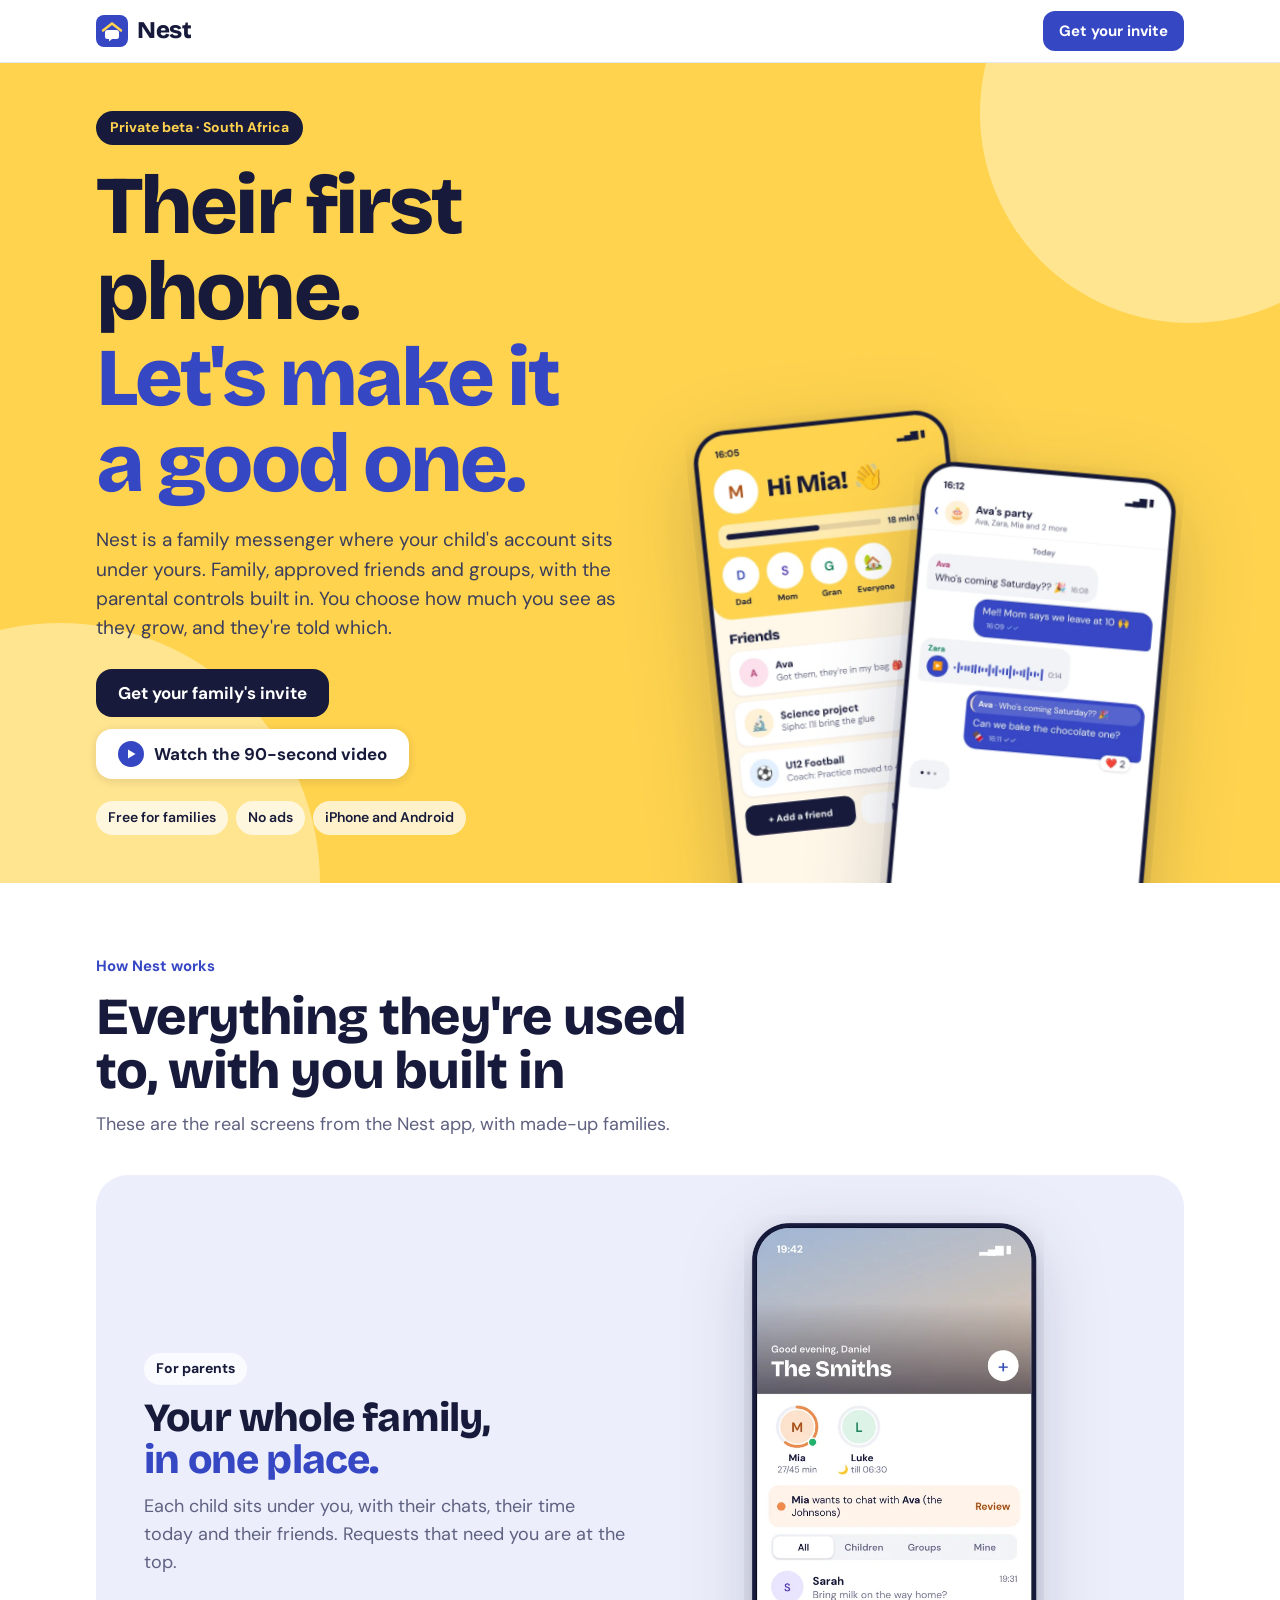
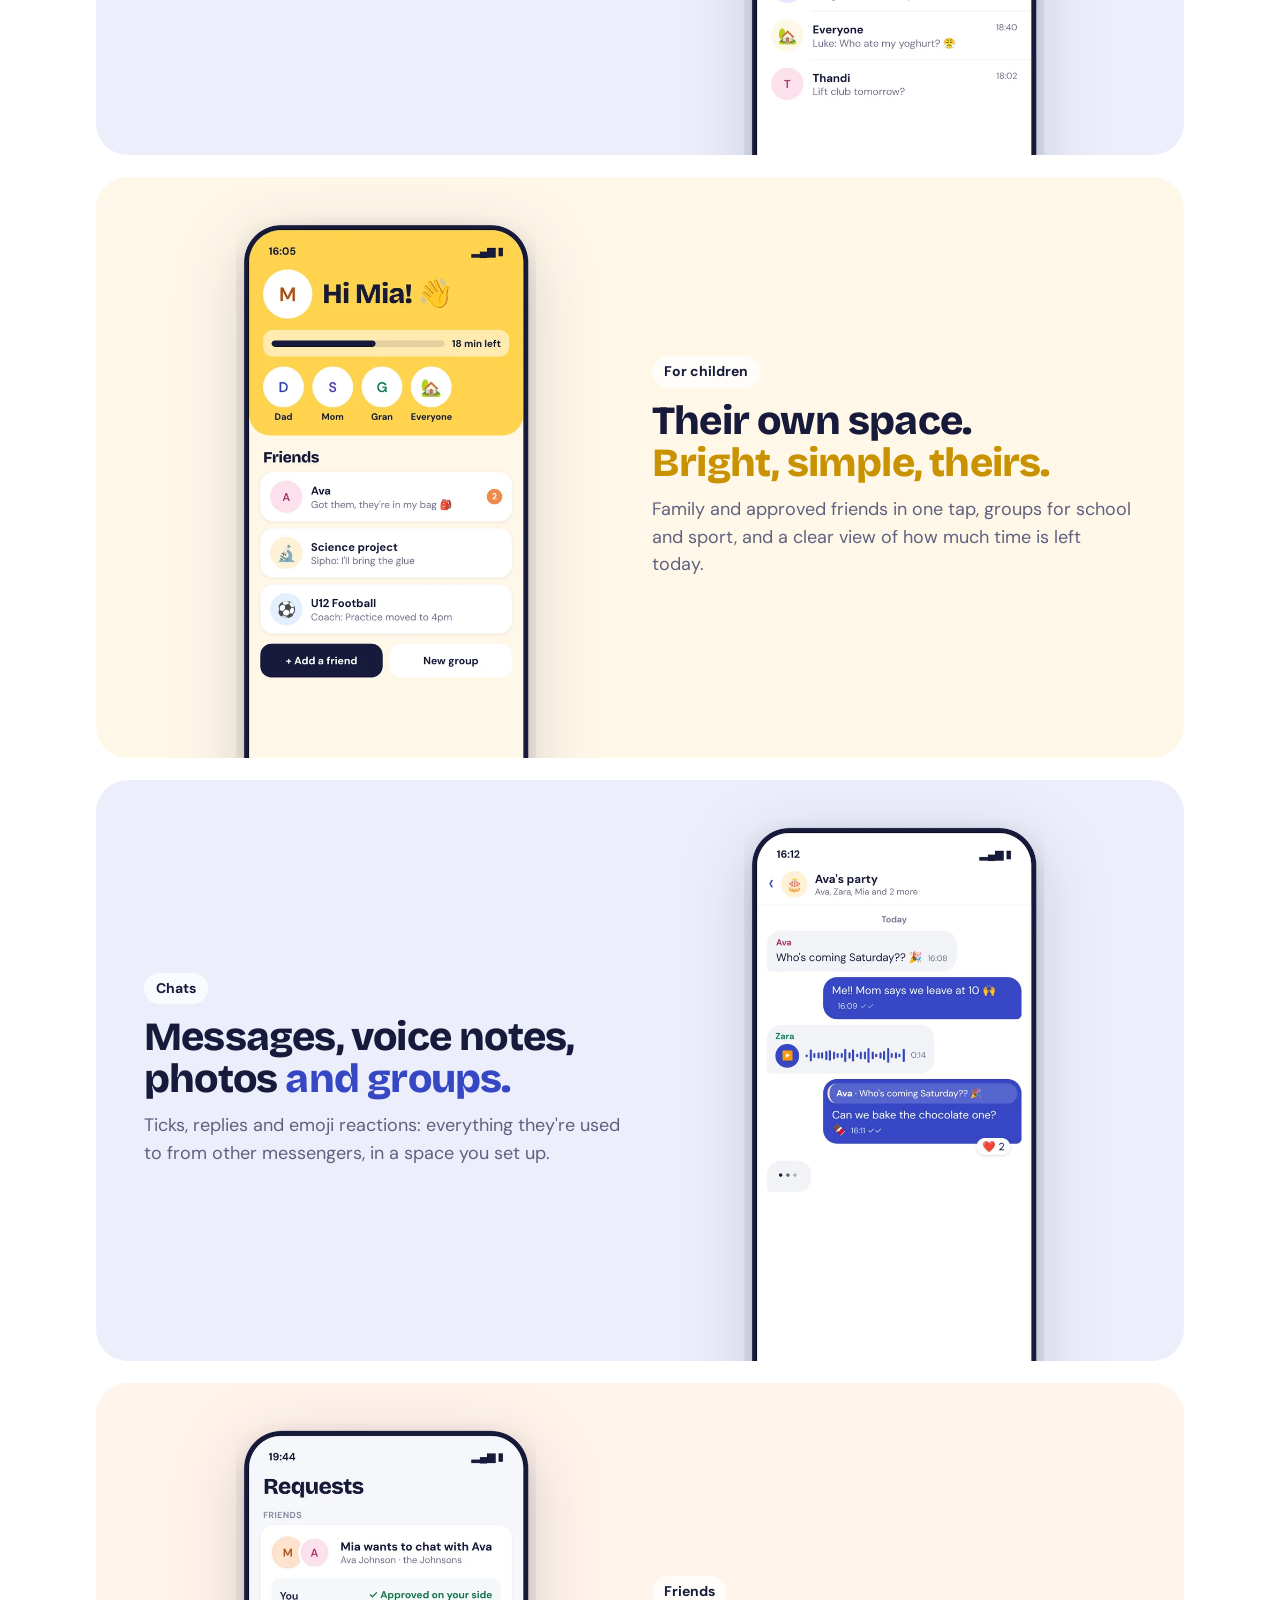
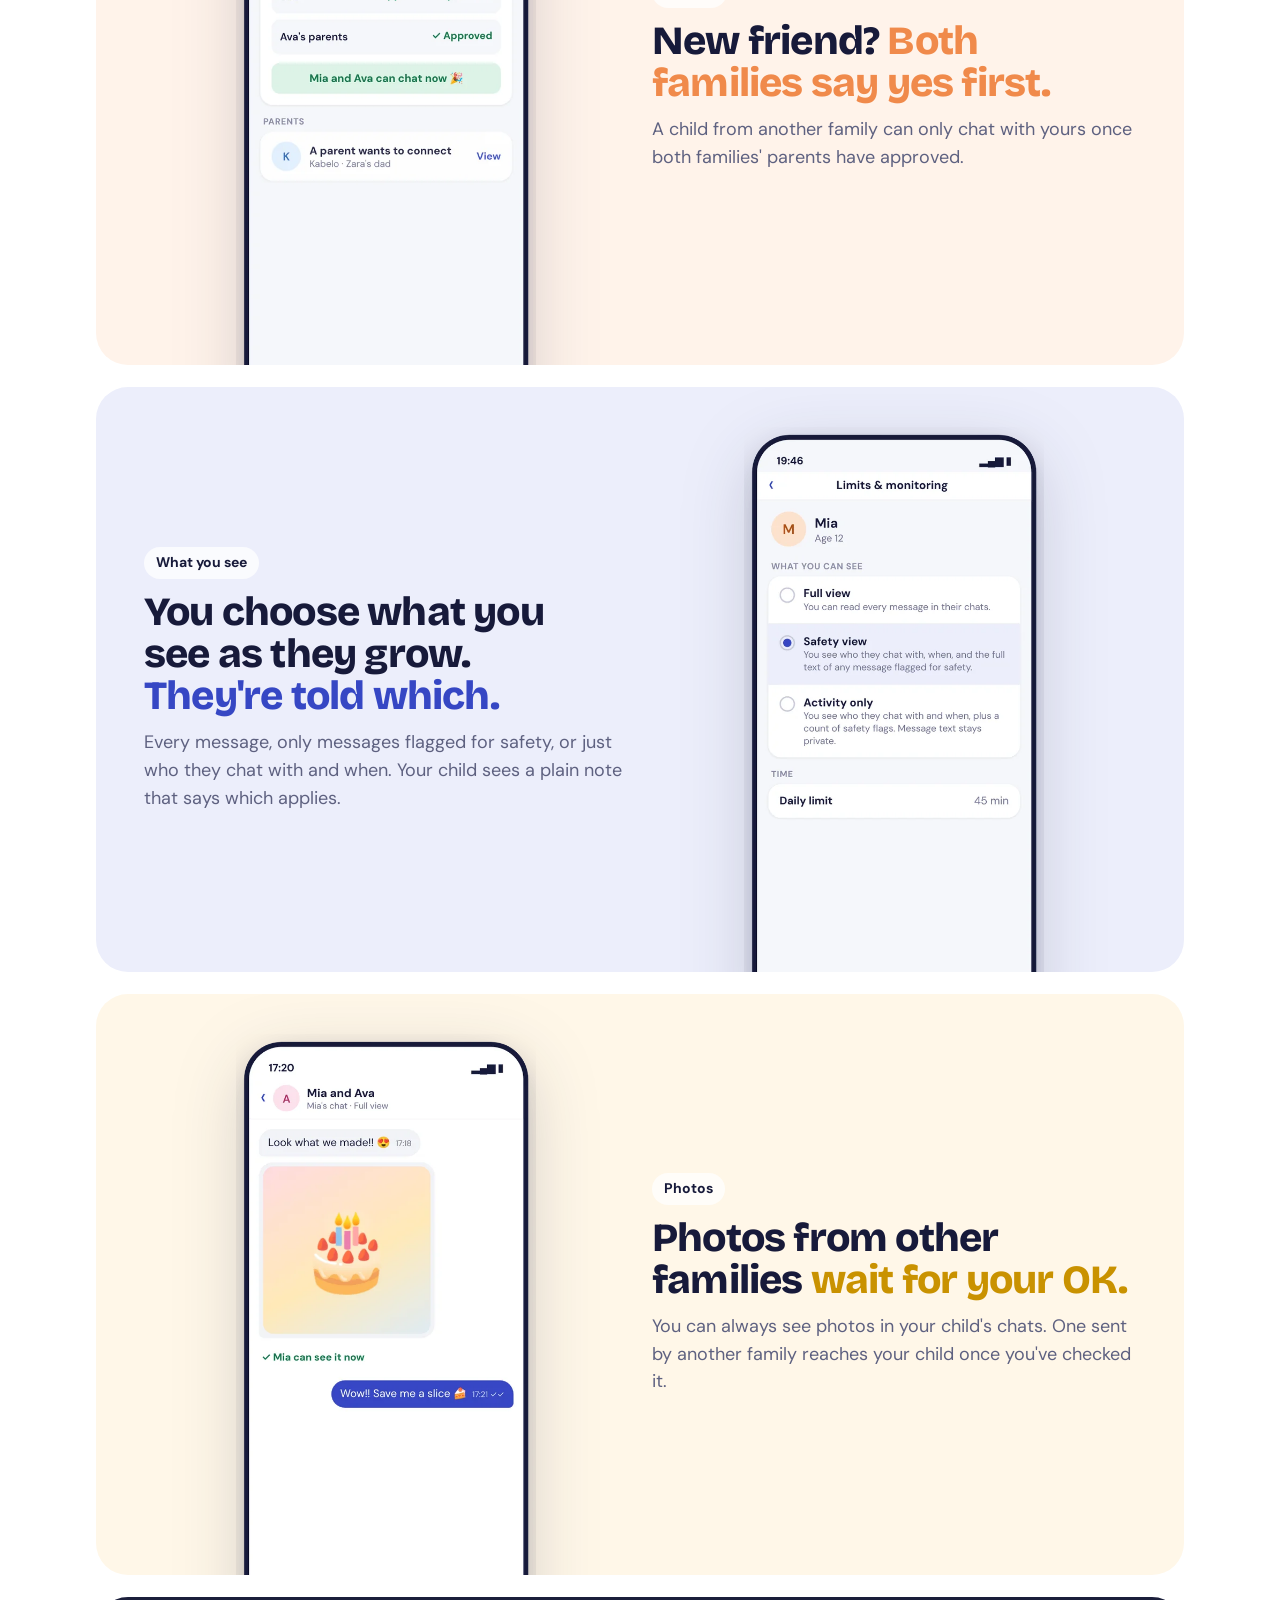
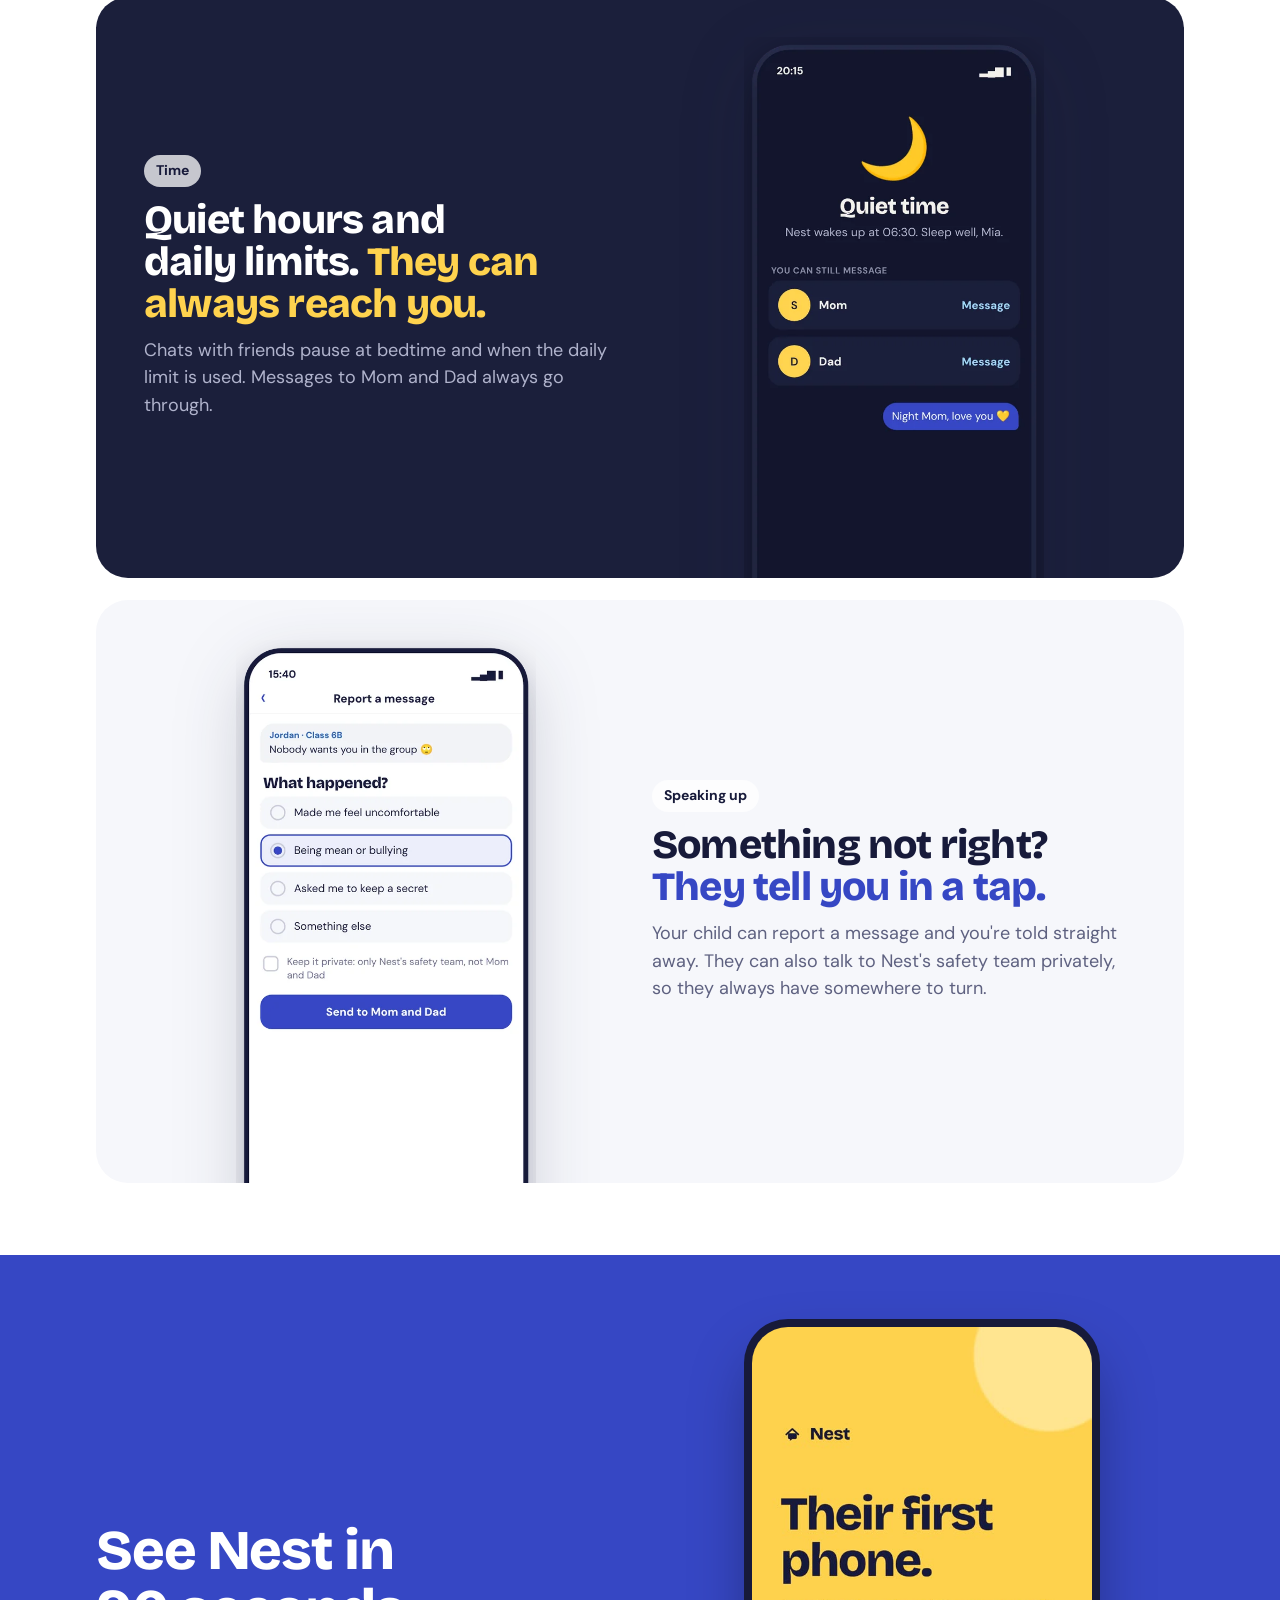
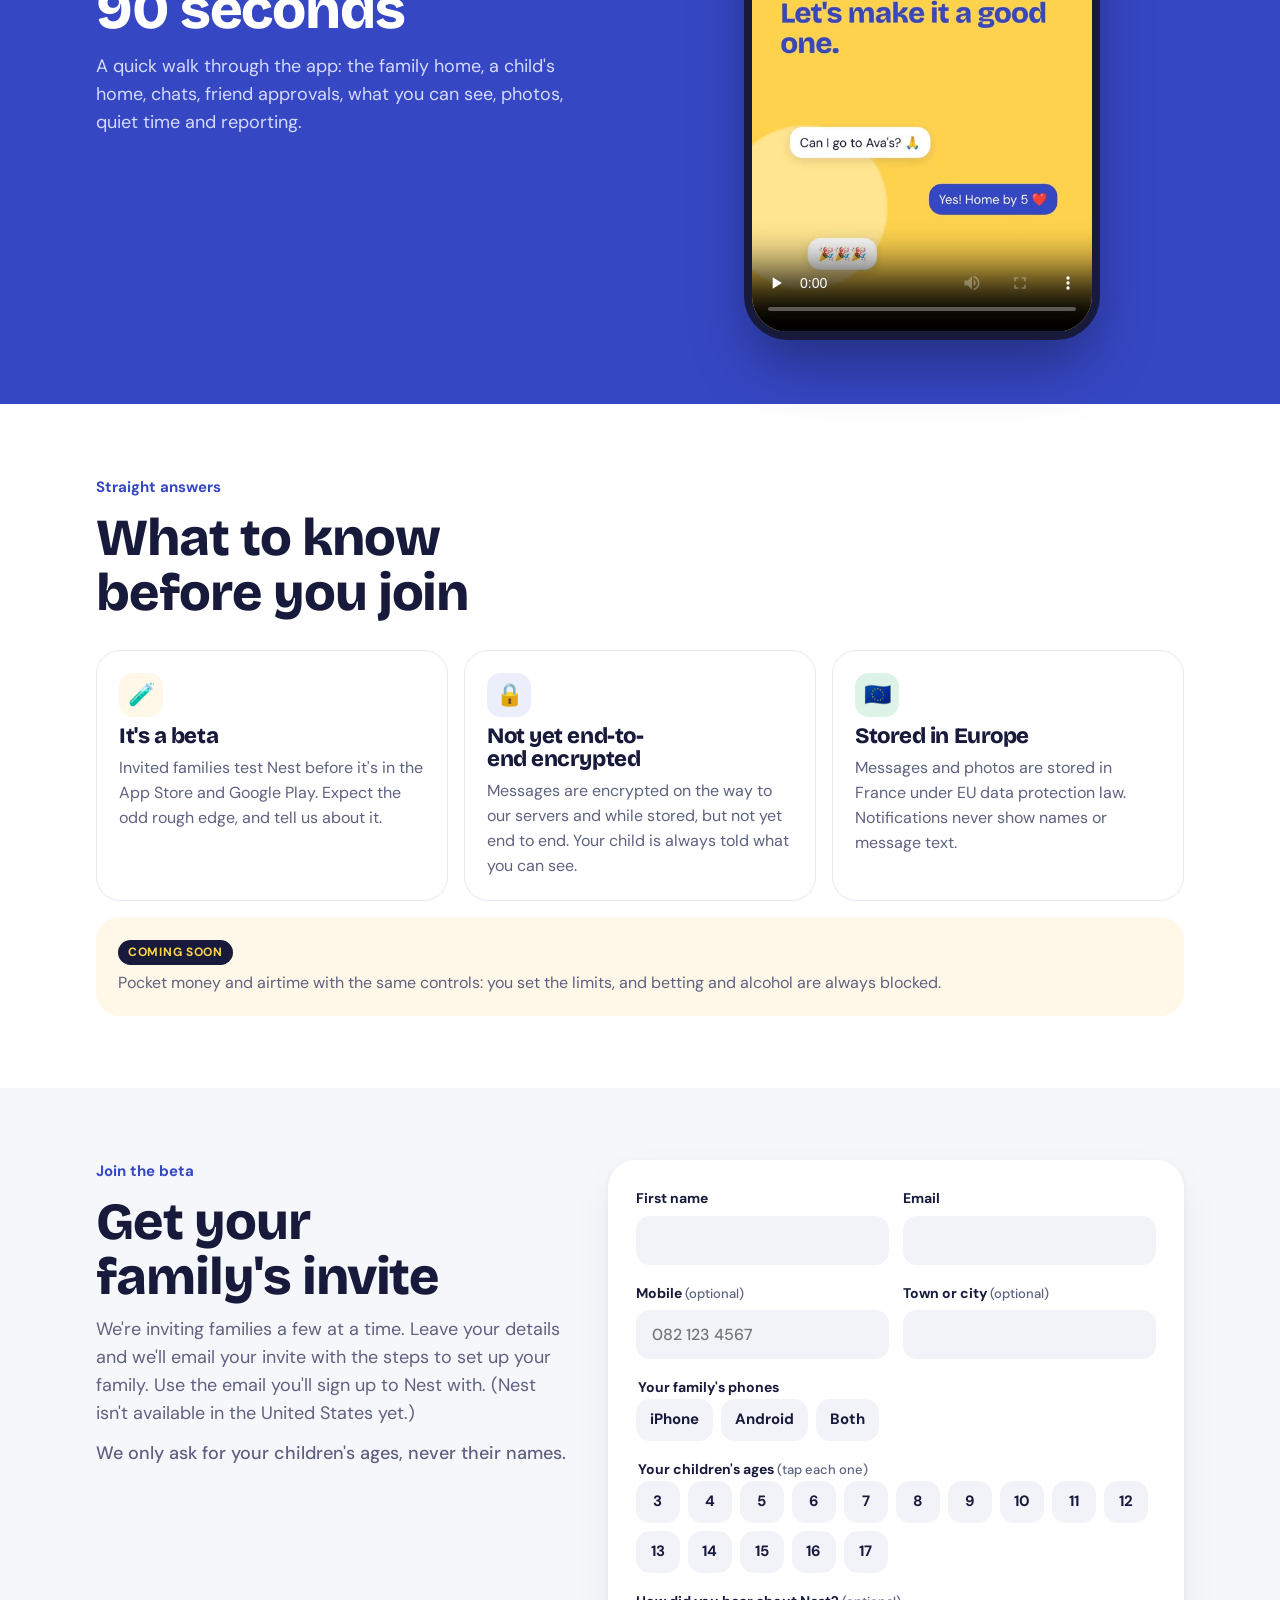
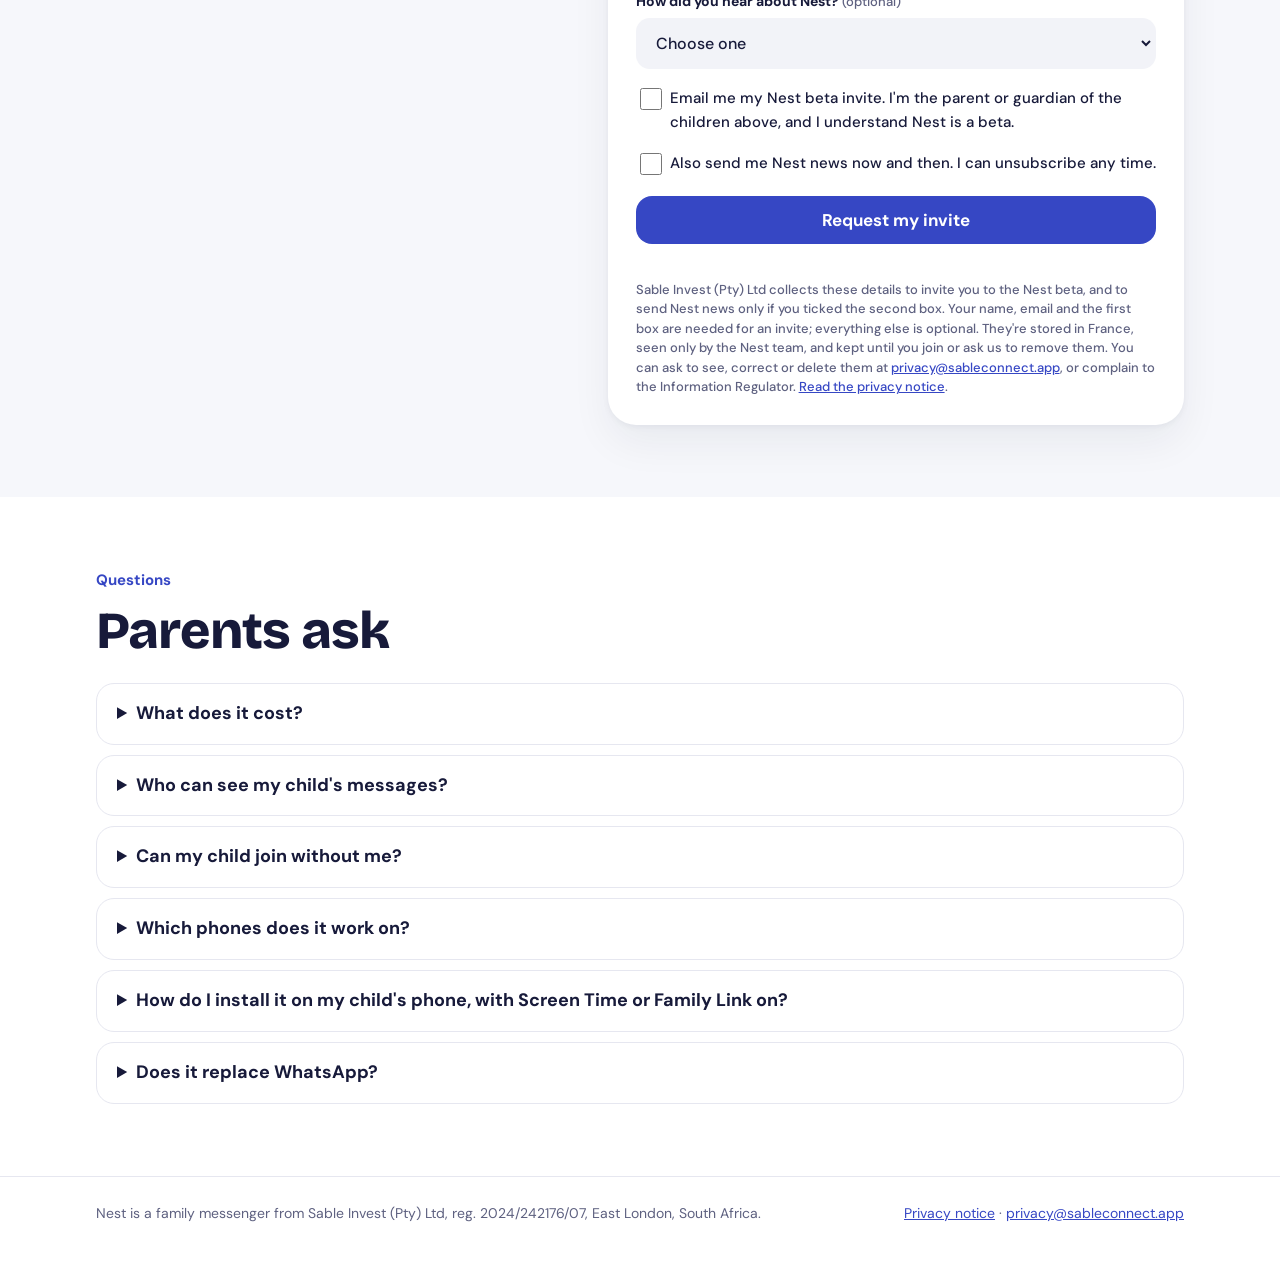
<file: index.html>
<!doctype html>
<html lang="en">
<head>
<meta charset="utf-8">
<meta name="viewport" content="width=device-width, initial-scale=1, viewport-fit=cover">
<title>Nest: the family messenger</title>
<meta name="description" content="Nest is a family messenger where your child's account sits under yours. You choose what you see as they grow, and they're told which. Free for families, no ads. Private beta in South Africa.">
<meta property="og:title" content="Nest: the family messenger">
<meta property="og:description" content="Their first phone. Let's make it a good one. Free for families, no ads. Private beta in South Africa.">
<meta property="og:image" content="https://nest.sableconnect.app/media/nest-90s-poster.jpg">
<meta name="theme-color" content="#FFD34E">
<link rel="preload" href="fonts/BricolageGrotesque_800ExtraBold.woff" as="font" type="font/woff" crossorigin>
<link rel="preload" href="fonts/DMSans_400Regular.woff" as="font" type="font/woff" crossorigin>
<link rel="stylesheet" href="site.css">
</head>
<body>

<header class="bar">
  <div class="wrap">
    <a class="logo" href="#top" id="top" aria-label="Nest home">
      <svg viewBox="0 0 64 64" fill="none" aria-hidden="true"><rect width="64" height="64" rx="16" fill="#3647C4"/><path d="M14 31 L32 17 L50 31" stroke="#FFD34E" stroke-width="5" stroke-linecap="round" stroke-linejoin="round"/><path d="M23 30 h18 a5 5 0 0 1 5 5 v8 a5 5 0 0 1 -5 5 h-9 l-6 5 v-5 h-3 a5 5 0 0 1 -5 -5 v-8 a5 5 0 0 1 5 -5 z" fill="#fff"/></svg>
      Nest
    </a>
    <a class="btn btn-blue btn-small" href="#join">Get your invite</a>
  </div>
</header>

<main>
  <section class="hero" aria-labelledby="hero-h">
    <div class="wrap">
      <div>
        <p class="kicker">Private beta · South Africa</p>
        <h1 id="hero-h">Their first phone. <span>Let's make it a good one.</span></h1>
        <p class="lead">Nest is a family messenger where your child's account sits under yours. Family, approved friends and groups, with the parental controls built in. You choose how much you see as they grow, and they're told which.</p>
        <div class="ctas">
          <a class="btn btn-ink" href="#join">Get your family's invite</a>
          <button class="btn btn-white" type="button" data-play><span class="play" aria-hidden="true"><svg width="12" height="12" viewBox="0 0 12 12"><path d="M3 1.5v9l7.5-4.5z" fill="#fff"/></svg></span>Watch the 90-second video</button>
        </div>
        <div class="chips">
          <span class="chip">Free for families</span>
          <span class="chip">No ads</span>
          <span class="chip">iPhone and Android</span>
        </div>
      </div>
      <div class="phones" aria-hidden="true">
        <img class="p1" src="media/child-home.webp" alt="" width="560" height="1121" fetchpriority="high">
        <img class="p2" src="media/chat.webp" alt="" width="560" height="1122">
      </div>
    </div>
  </section>

  <section class="band" aria-labelledby="how-h">
    <div class="wrap">
      <div class="sec-head">
        <p class="eyebrow">How Nest works</p>
        <h2 id="how-h">Everything they're used to, with you built in</h2>
        <p>These are the real screens from the Nest app, with made-up families.</p>
      </div>

      <div class="features">
        <article class="feature f-blue">
          <div class="copy">
            <span class="tag">For parents</span>
            <h3>Your whole family, <em>in one place.</em></h3>
            <p>Each child sits under you, with their chats, their time today and their friends. Requests that need you are at the top.</p>
          </div>
          <img class="shot" src="media/parent-home.webp" alt="A parent's home screen: the children Mia and Luke with their screen time, a friend request to review, and family chats" width="560" height="1121" loading="lazy">
        </article>

        <article class="feature f-sun">
          <div class="copy">
            <span class="tag">For children</span>
            <h3>Their own space. <em>Bright, simple, theirs.</em></h3>
            <p>Family and approved friends in one tap, groups for school and sport, and a clear view of how much time is left today.</p>
          </div>
          <img class="shot" src="media/child-home.webp" alt="A child's home screen: Hi Mia, 18 minutes left today, Dad, Mom, Gran and the family group, then friends and groups" width="560" height="1121" loading="lazy">
        </article>

        <article class="feature f-blue">
          <div class="copy">
            <span class="tag">Chats</span>
            <h3>Messages, voice notes, photos <em>and groups.</em></h3>
            <p>Ticks, replies and emoji reactions: everything they're used to from other messengers, in a space you set up.</p>
          </div>
          <img class="shot" src="media/chat.webp" alt="A group chat for a party with messages, a voice note, a reply and a heart reaction" width="560" height="1122" loading="lazy">
        </article>

        <article class="feature f-apricot">
          <div class="copy">
            <span class="tag">Friends</span>
            <h3>New friend? <em>Both families say yes first.</em></h3>
            <p>A child from another family can only chat with yours once both families' parents have approved.</p>
          </div>
          <img class="shot" src="media/friend-approval.webp" alt="A friend request approved by both families: Mia and Ava can chat now" width="560" height="1124" loading="lazy">
        </article>

        <article class="feature f-blue">
          <div class="copy">
            <span class="tag">What you see</span>
            <h3>You choose what you see as they grow. <em>They're told which.</em></h3>
            <p>Every message, only messages flagged for safety, or just who they chat with and when. Your child sees a plain note that says which applies.</p>
          </div>
          <img class="shot" src="media/monitoring.webp" alt="Limits and monitoring for Mia, age 12, with Safety view selected" width="560" height="1130" loading="lazy">
        </article>

        <article class="feature f-sun">
          <div class="copy">
            <span class="tag">Photos</span>
            <h3>Photos from other families <em>wait for your OK.</em></h3>
            <p>You can always see photos in your child's chats. One sent by another family reaches your child once you've checked it.</p>
          </div>
          <img class="shot" src="media/photo-check.webp" alt="A photo from a friend that Mia can see after her parent checked it" width="560" height="1121" loading="lazy">
        </article>

        <article class="feature f-night">
          <div class="copy">
            <span class="tag">Time</span>
            <h3>Quiet hours and daily limits. <em>They can always reach you.</em></h3>
            <p>Chats with friends pause at bedtime and when the daily limit is used. Messages to Mom and Dad always go through.</p>
          </div>
          <img class="shot" src="media/quiet-time.webp" alt="Quiet time on a child's phone: Nest wakes up at 06:30, and Mom and Dad can still be messaged" width="560" height="1122" loading="lazy">
        </article>

        <article class="feature f-plain">
          <div class="copy">
            <span class="tag">Speaking up</span>
            <h3>Something not right? <em>They tell you in a tap.</em></h3>
            <p>Your child can report a message and you're told straight away. They can also talk to Nest's safety team privately, so they always have somewhere to turn.</p>
          </div>
          <img class="shot" src="media/report.webp" alt="Reporting a message: what happened, with Being mean or bullying chosen, and Send to Mom and Dad" width="560" height="1126" loading="lazy">
        </article>
      </div>
    </div>
  </section>

  <section class="band video-band" id="video" aria-labelledby="video-h">
    <div class="wrap">
      <div>
        <h2 id="video-h">See Nest in 90 seconds</h2>
        <p>A quick walk through the app: the family home, a child's home, chats, friend approvals, what you can see, photos, quiet time and reporting.</p>
      </div>
      <div class="video-frame">
        <video controls playsinline preload="none" poster="media/nest-90s-poster.jpg" aria-label="Nest walkthrough video, 90 seconds">
          <source src="media/nest-90s.mp4" type="video/mp4">
        </video>
      </div>
    </div>
  </section>

  <section class="band compare-band" id="compare" aria-labelledby="compare-h" hidden><!-- hidden until Arthur and Glenn approve the comparison -->
    <div class="wrap">
      <div class="sec-head">
        <p class="eyebrow">Already using another app?</p>
        <h2 id="compare-h">How Nest is different</h2>
        <p>Lots of families start with WhatsApp, Messenger Kids or the phone's own controls. Here's what changes when your child moves to Nest.</p>
      </div>

      <div class="from">
        <article class="from-card">
          <span class="tag">Coming from WhatsApp</span>
          <h3>See as much as their age needs</h3>
          <p>WhatsApp's new parent controls let you manage contacts, groups and settings, but parents can't see any messages. In Nest you choose: every message, only the ones flagged for safety, or just who and when. Your child is told which.</p>
        </article>
        <article class="from-card">
          <span class="tag">Coming from Messenger Kids</span>
          <h3>One app from first phone to 17</h3>
          <p>Messenger Kids is made for under-13s and is set up from a parent's Facebook account. Nest needs no Facebook account and no phone number for your child, and it grows with them: you step back as they get older, so there's no app to swap when they become a teenager.</p>
        </article>
        <article class="from-card">
          <span class="tag">Using Screen Time or Family Link</span>
          <h3>Keep them, and add Nest</h3>
          <p>iPhone and Android controls set downtime and approve new numbers for the whole phone, but they don't show you messages. Nest adds the chats themselves, with your controls and your child's own safety tools built in.</p>
        </article>
      </div>

      <div class="cmp-wrap" role="region" aria-labelledby="compare-h" tabindex="0">
        <table class="cmp">
          <caption>At a glance</caption>
          <thead>
            <tr><th scope="col"><span class="sr">Question</span></th><th scope="col" class="us">Nest</th><th scope="col">WhatsApp</th><th scope="col">Messenger Kids</th></tr>
          </thead>
          <tbody>
            <tr><th scope="row">Built for</th><td class="us" data-label="Nest">Children up to 17, with your view changing as they grow</td><td data-label="WhatsApp">13 and up; parent-managed accounts for under-13s are rolling out</td><td data-label="Messenger Kids">Under 13</td></tr>
            <tr><th scope="row">Can parents see messages?</th><td class="us" data-label="Nest">You choose by age: every message, flagged ones only, or who and when. Your child is told which</td><td data-label="WhatsApp">No. Parents manage contacts, groups and settings</td><td data-label="Messenger Kids">Yes, in the parent dashboard</td></tr>
            <tr><th scope="row">Friends from other families</th><td class="us" data-label="Nest">Both families' parents approve</td><td data-label="WhatsApp">Under-13s: a parent approves new chats</td><td data-label="Messenger Kids">Both families' parents approve</td></tr>
            <tr><th scope="row">Your child signs up with</th><td class="us" data-label="Nest">A code from your Nest account. No phone number or social media account</td><td data-label="WhatsApp">A phone number</td><td data-label="Messenger Kids">A parent's Facebook account</td></tr>
            <tr><th scope="row">Private line to a safety team</th><td class="us" data-label="Nest">Yes, your child can talk to Nest's safety team privately</td><td data-label="WhatsApp">Report and block</td><td data-label="Messenger Kids">Report and block</td></tr>
          </tbody>
        </table>
      </div>
      <p class="cmp-note"><strong>Where WhatsApp is ahead:</strong> its messages are end-to-end encrypted. Nest's aren't yet; they're encrypted on the way to our servers and while stored, so that you can see what your child's age setting allows.</p>
      <p class="cmp-note">Based on each app's own published information in November 2026. Apps change; if something here is out of date, tell us at <a href="mailto:privacy@sableconnect.app">privacy@sableconnect.app</a>.</p>
    </div>
  </section>

  <section class="band" aria-labelledby="straight-h">
    <div class="wrap">
      <div class="sec-head">
        <p class="eyebrow">Straight answers</p>
        <h2 id="straight-h">What to know before you join</h2>
      </div>
      <div class="answers">
        <div class="answer"><div class="ico" style="background:var(--sun-bg)" aria-hidden="true">🧪</div><h3>It's a beta</h3><p>Invited families test Nest before it's in the App Store and Google Play. Expect the odd rough edge, and tell us about it.</p></div>
        <div class="answer"><div class="ico" style="background:var(--blue-soft)" aria-hidden="true">🔒</div><h3>Not yet end-to-end encrypted</h3><p>Messages are encrypted on the way to our servers and while stored, but not yet end to end. Your child is always told what you can see.</p></div>
        <div class="answer"><div class="ico" style="background:var(--mint-bg)" aria-hidden="true">🇪🇺</div><h3>Stored in Europe</h3><p>Messages and photos are stored in France under EU data protection law. Notifications never show names or message text.</p></div>
      </div>
      <div class="soon"><div><b>COMING SOON</b><p>Pocket money and airtime with the same controls: you set the limits, and betting and alcohol are always blocked.</p></div></div>
    </div>
  </section>

  <section class="band join-band" id="join" aria-labelledby="join-h">
    <div class="wrap join">
      <div class="sec-head">
        <p class="eyebrow">Join the beta</p>
        <h2 id="join-h">Get your family's invite</h2>
        <p>We're inviting families a few at a time. Leave your details and we'll email your invite with the steps to set up your family. Use the email you'll sign up to Nest with. (Nest isn't available in the United States yet.)</p>
        <p class="hint">We only ask for your children's ages, never their names.</p>
      </div>
      <form id="beta-form" novalidate>
        <div id="form-fields" class="done" style="gap:18px">
          <div class="two">
            <div class="field"><label for="first-name">First name</label><input type="text" id="first-name" name="first_name" autocomplete="given-name" required maxlength="60"></div>
            <div class="field"><label for="email">Email</label><input type="email" id="email" name="email" autocomplete="email" required maxlength="254"></div>
          </div>
          <div class="two">
            <div class="field"><label for="mobile">Mobile <span class="hint">(optional)</span></label><input type="tel" id="mobile" name="mobile" autocomplete="tel" placeholder="082 123 4567"></div>
            <div class="field"><label for="town">Town or city <span class="hint">(optional)</span></label><input type="text" id="town" name="town" autocomplete="address-level2" maxlength="80"></div>
          </div>
          <fieldset>
            <legend>Your family's phones</legend>
            <div class="chips-in">
              <label class="pick"><input type="radio" name="phone_type" id="pt-iphone" value="iphone"><span>iPhone</span></label>
              <label class="pick"><input type="radio" name="phone_type" id="pt-android" value="android"><span>Android</span></label>
              <label class="pick"><input type="radio" name="phone_type" id="pt-both" value="both"><span>Both</span></label>
            </div>
          </fieldset>
          <fieldset>
            <legend>Your children's ages <span class="hint">(tap each one)</span></legend>
            <div class="chips-in" id="ages"></div>
          </fieldset>
          <div class="field">
            <label for="heard">How did you hear about Nest? <span class="hint">(optional)</span></label>
            <select id="heard" name="heard_from">
              <option value="">Choose one</option>
              <option value="facebook">Facebook</option>
              <option value="instagram">Instagram</option>
              <option value="google">Google</option>
              <option value="friend">A friend</option>
              <option value="family">Family</option>
              <option value="other">Somewhere else</option>
            </select>
          </div>
          <label class="check"><input type="checkbox" id="consent" required><span id="consent-text">Email me my Nest beta invite. I'm the parent or guardian of the children above, and I understand Nest is a beta.</span></label>
          <label class="check"><input type="checkbox" id="marketing"><span>Also send me Nest news now and then. I can unsubscribe any time.</span></label>
          <button class="btn btn-blue" type="submit" id="submit">Request my invite</button>
          <p class="status" id="status" role="status" aria-live="polite"></p>
          <p class="hint">Sable Invest (Pty) Ltd collects these details to invite you to the Nest beta, and to send Nest news only if you ticked the second box. Your name, email and the first box are needed for an invite; everything else is optional. They're stored in France, seen only by the Nest team, and kept until you join or ask us to remove them. You can ask to see, correct or delete them at <a href="mailto:privacy@sableconnect.app">privacy@sableconnect.app</a>, or complain to the Information Regulator. <a href="privacy/">Read the privacy notice</a>.</p>
        </div>
        <div id="thanks" class="done" hidden>
          <h3>You're on the list 🎉</h3>
          <p>We'll email your invite with the steps to set up your family. Your children's phones are linked with a code from your account, so they can't sign up alone.</p>
        </div>
      </form>
    </div>
  </section>

  <section class="band" aria-labelledby="faq-h">
    <div class="wrap">
      <div class="sec-head"><p class="eyebrow">Questions</p><h2 id="faq-h">Parents ask</h2></div>
      <div class="faq">
        <details><summary>What does it cost?</summary><p>Nest is free for families, with no ads. Later there may be optional extras, but anything that helps you look after your child stays free.</p></details>
        <details><summary>Who can see my child's messages?</summary><p>You and any other parent in your family, at the level you choose for your child's age. A friend's parents see their own child's chats with yours, at their own setting. Your child is told what applies.</p></details>
        <details><summary>Can my child join without me?</summary><p>No. A parent creates the family and links each child's phone with a one-time code from the parent's account.</p></details>
        <details><summary>Which phones does it work on?</summary><p>iPhone and Android. Tell us above which your family uses, so your invite has the right steps.</p></details>
        <details><summary>How do I install it on my child's phone, with Screen Time or Family Link on?</summary><p><a href="help/">Install help</a> walks you through it step by step, including when a phone blocks the install or Nest stops working at bedtime.</p></details>
        <details><summary>Does it replace WhatsApp?</summary><p>For your child's chats with family and approved friends, yes. WhatsApp's own parent controls let you manage contacts but not see messages. Nest lets you see as much as their age needs.</p></details>
      </div>
    </div>
  </section>
</main>

<footer>
  <div class="wrap">
    <p>Nest is a family messenger from Sable Invest (Pty) Ltd, reg. 2024/242176/07, East London, South Africa.</p>
    <p><a href="privacy/">Privacy notice</a> · <a href="mailto:privacy@sableconnect.app">privacy@sableconnect.app</a></p>
  </div>
</footer>

<dialog class="player" id="player" aria-label="Nest walkthrough video">
  <div class="inner">
    <button class="close" type="button" aria-label="Close the video" data-close>×</button>
    <video controls playsinline preload="none" poster="media/nest-90s-poster.jpg"><source src="media/nest-90s.mp4" type="video/mp4"></video>
  </div>
</dialog>
<script>
(function () {
  var dlg = document.getElementById('player');
  var vid = dlg.querySelector('video');
  document.querySelectorAll('[data-play]').forEach(function (b) {
    b.addEventListener('click', function () {
      if (typeof dlg.showModal === 'function') {
        dlg.showModal();
        try { vid.currentTime = 0; vid.play(); } catch (e) {}
      } else {
        location.hash = '#video';
      }
    });
  });
  function shut() { try { vid.pause(); } catch (e) {} dlg.close(); }
  dlg.querySelector('[data-close]').addEventListener('click', shut);
  dlg.addEventListener('click', function (e) { if (e.target === dlg) shut(); });
  dlg.addEventListener('close', function () { try { vid.pause(); } catch (e) {} });
})();
</script>
<script>
(function () {
  var SUPABASE_URL = 'https://tjdyxmechwstuthessgf.supabase.co';
  var SUPABASE_KEY = 'sb_publishable_gnLp7DbXk4nv-OymIT4WJQ_UkHgckG0';
  var modeMeta = document.querySelector('meta[name="nest-mode"]');
  var PREVIEW = !!(modeMeta && modeMeta.content === 'preview');

  var ages = document.getElementById('ages');
  for (var a = 3; a <= 17; a++) {
    var l = document.createElement('label');
    l.className = 'pick';
    l.innerHTML = '<input type="checkbox" id="age-' + a + '" value="' + a + '"><span>' + a + '</span>';
    ages.appendChild(l);
  }

  var source = null, ref = null;
  try {
    var q = new URLSearchParams(location.search);
    source = q.get('utm_campaign') || q.get('utm_source') || q.get('src');
    ref = (q.get('ref') || '').replace(/[^A-Za-z0-9]/g, '').slice(0, 20) || null;   // a parent's invite code
  } catch (e) {}

  var form = document.getElementById('beta-form');
  var status = document.getElementById('status');
  var btn = document.getElementById('submit');

  function fail(msg, el) {
    status.className = 'status err';
    status.textContent = msg;
    if (el) el.focus();
  }

  form.addEventListener('submit', function (ev) {
    ev.preventDefault();
    var name = document.getElementById('first-name');
    var email = document.getElementById('email');
    var consent = document.getElementById('consent');
    if (!name.value.trim()) return fail('Add your first name.', name);
    if (!/^[^@\s]+@[^@\s]+\.[^@\s]+$/.test(email.value.trim())) return fail('Check your email address, for example name@example.com.', email);
    var picked = Array.prototype.slice.call(ages.querySelectorAll('input:checked')).map(function (i) { return Number(i.value); });
    if (!picked.length) return fail("Tap your children's ages.", ages.querySelector('input'));
    if (!consent.checked) return fail('Tick the first box so we can email your invite.', consent);
    var pt = form.querySelector('input[name="phone_type"]:checked');
    var body = {
      first_name: name.value.trim(),
      email: email.value.trim(),
      consent_text: document.getElementById('consent-text').textContent,
      mobile: document.getElementById('mobile').value.trim() || null,
      phone_type: pt ? pt.value : null,
      child_ages: picked,
      town: document.getElementById('town').value.trim() || null,
      heard_from: document.getElementById('heard').value || null,
      source: source,
      marketing_ok: document.getElementById('marketing').checked
    };
    if (ref) body.ref = ref;
    if (PREVIEW) {
      status.className = 'status ok';
      status.textContent = 'This is the preview, so nothing was sent. On the live page this request goes to the Nest beta list.';
      return;
    }
    btn.disabled = true;
    status.className = 'status';
    status.textContent = 'Sending…';
    fetch(SUPABASE_URL + '/rest/v1/rpc/join_beta', {
      method: 'POST',
      headers: { 'Content-Type': 'application/json', apikey: SUPABASE_KEY },
      body: JSON.stringify(body)
    }).then(function (r) {
      if (!r.ok) throw new Error(String(r.status));
      document.getElementById('form-fields').hidden = true;
      document.getElementById('thanks').hidden = false;
    }).catch(function () {
      btn.disabled = false;
      fail("We couldn't send that. Check your connection and try again.");
    });
  });
})();
</script>
<script src="count.js" defer></script>
</body>
</html>
</file>
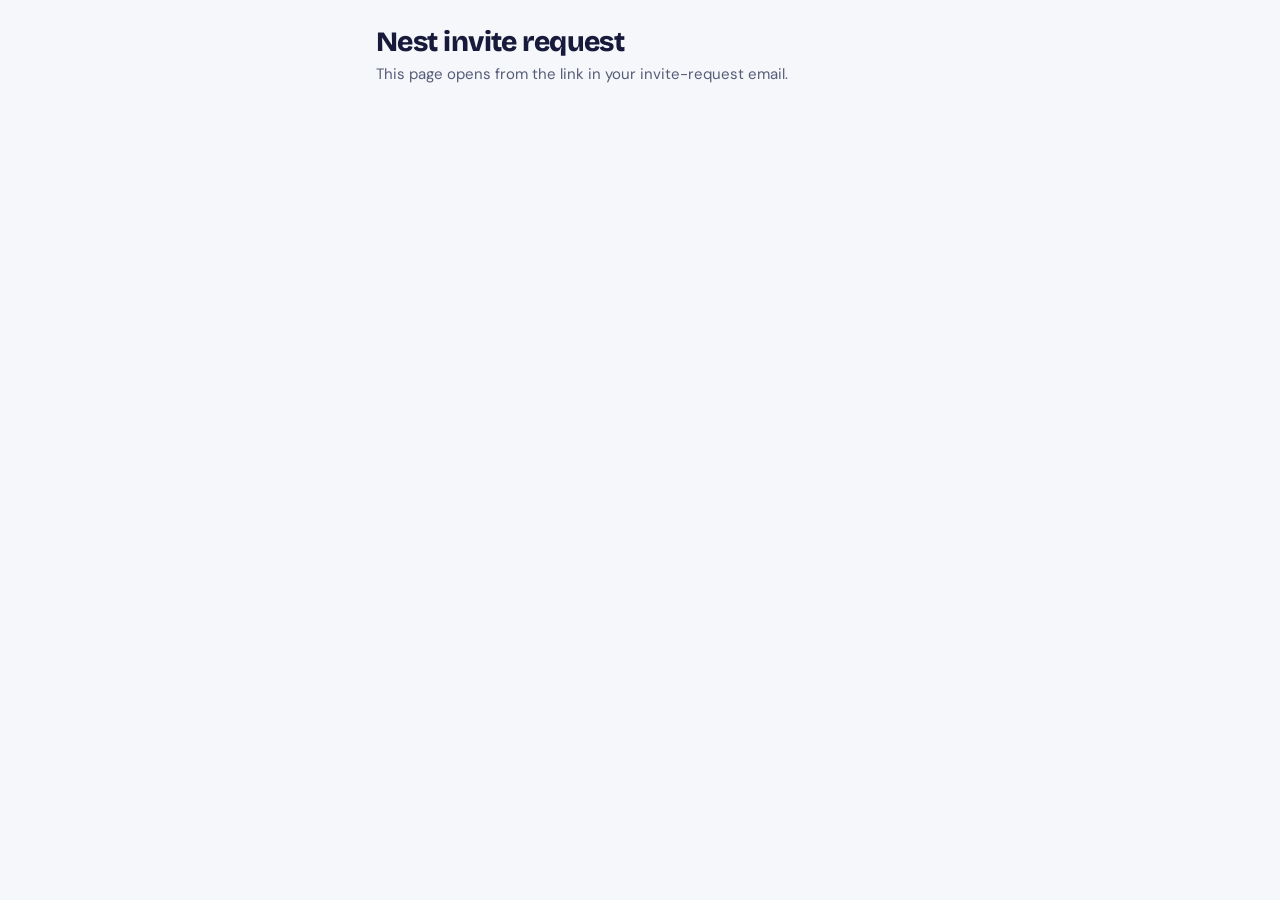
<file: approve/index.html>
<!doctype html>
<html lang="en">
<head>
<meta charset="utf-8">
<meta name="viewport" content="width=device-width, initial-scale=1, viewport-fit=cover">
<meta name="robots" content="noindex, nofollow">
<meta name="referrer" content="no-referrer">
<title>Approve invite</title>
<link rel="stylesheet" href="../site.css">
<style>
:root { --blue: #3647C4; --bg: #F6F7FB; --surface: #FFFFFF; --ink: #171A3A; --muted: #565C78; --line: #E1E4F0; --warm: #FFF3EA; --warm-ink: #8A3A0C; --good: #16794A; --good-bg: #DDF3E7; color-scheme: light; }
@media (prefers-color-scheme: dark) {
  :root:not([data-theme="light"]) { --bg: #0E1124; --surface: #171B33; --ink: #E9EBF7; --muted: #A3A9C6; --line: #2A3052; --warm: #3A2414; --warm-ink: #FFC9A3; --good: #63C98F; --good-bg: #173A2A; color-scheme: dark; }
}
:root[data-theme="dark"] { --bg: #0E1124; --surface: #171B33; --ink: #E9EBF7; --muted: #A3A9C6; --line: #2A3052; --warm: #3A2414; --warm-ink: #FFC9A3; --good: #63C98F; --good-bg: #173A2A; color-scheme: dark; }
* { box-sizing: border-box; }
body { margin: 0; background: var(--bg); color: var(--ink); font: 17px/1.5 var(--font); }
main { max-width: 560px; margin: 0 auto; padding: 28px 16px 48px; }
h1 { font-family: var(--display); font-weight: 800; font-size: 28px; margin: 0 0 6px; letter-spacing: -0.02em; }
.card { background: var(--surface); border: 1px solid var(--line); border-radius: 22px; padding: 18px; margin-top: 16px; }
dl { display: grid; grid-template-columns: max-content minmax(0, 1fr); gap: 6px 14px; margin: 0; }
dt { color: var(--muted); }
dd { margin: 0; overflow-wrap: anywhere; }
.row { display: flex; gap: 10px; flex-wrap: wrap; margin-top: 18px; }
button { font: inherit; font-weight: 700; border: 0; border-radius: 16px; padding: 13px 20px; min-height: 48px; cursor: pointer; }
.yes { background: var(--blue); color: #fff; flex: 1 1 220px; }
.no { background: transparent; color: var(--muted); border: 1px solid var(--line); }
button:disabled { opacity: .5; cursor: default; }
.note { border-radius: 14px; padding: 12px 14px; margin-top: 16px; }
.ok { background: var(--good-bg); color: var(--good); }
.err { background: var(--warm); color: var(--warm-ink); }
.muted { color: var(--muted); font-size: 15px; }
</style>
</head>
<body>
<main>
  <h1>Nest invite request</h1>
  <p class="muted" id="lead">Checking the link…</p>
  <div class="card" id="who" hidden>
    <dl id="facts"></dl>
    <div class="row" id="buttons">
      <button class="yes" id="approve" type="button">Approve and send invite</button>
      <button class="no" id="decline" type="button">Decline</button>
    </div>
    <p class="muted">Approve emails them the install steps. Decline sends nothing.</p>
  </div>
  <p class="note" id="msg" hidden role="status"></p>
</main>
<script>
(function () {
  var FN = 'https://tjdyxmechwstuthessgf.supabase.co/functions/v1/beta/';
  var q = new URLSearchParams(location.search);
  var id = q.get('id'), t = q.get('t');
  // Take the token out of the address bar so it isn't left in the browser history.
  try { history.replaceState(null, '', location.pathname); } catch (e) {}
  var lead = document.getElementById('lead'), who = document.getElementById('who'), msg = document.getElementById('msg');
  var facts = document.getElementById('facts');
  function say(text, good) { msg.hidden = false; msg.className = 'note ' + (good ? 'ok' : 'err'); msg.textContent = text; }
  function call(door, extra) {
    return fetch(FN + door, { method: 'POST', headers: { 'Content-Type': 'application/json' },
      body: JSON.stringify(Object.assign({ id: id, t: t }, extra || {})) })
      .then(function (r) { return r.json().then(function (j) { if (!r.ok) throw new Error(j.error || 'Something went wrong'); return j; }); });
  }
  function add(label, value) {
    if (value == null || value === '' || (Array.isArray(value) && !value.length)) return;
    var dt = document.createElement('dt'); dt.textContent = label;
    var dd = document.createElement('dd'); dd.textContent = Array.isArray(value) ? value.join(', ') : value;
    facts.appendChild(dt); facts.appendChild(dd);
  }
  var STATUS = { invited: 'Already invited', joined: 'Already in Nest', declined: 'Declined (you can still approve)' };
  var approveBtn = document.getElementById('approve'), declineBtn = document.getElementById('decline');
  if (!id || !t) { lead.textContent = 'This page opens from the link in your invite-request email.'; return; }
  call('peek').then(function (s) {
    lead.textContent = s.first_name + ' asked for an invite' + (STATUS[s.status] ? ' · ' + STATUS[s.status] : '') + '.';
    add('Name', s.first_name); add('Email', s.email); add('Mobile', s.mobile); add('Phone', s.phone_type);
    if (s.invited_by) add('Invited by', s.invited_by + (s.auto_approved ? ' (approved automatically)' : ''));
    add("Children's ages", s.child_ages); add('Town', s.town); add('Heard about Nest', s.heard_from); add('Link tag', s.source);
    add('Asked', new Date(s.created_at).toLocaleString('en-ZA', { dateStyle: 'medium', timeStyle: 'short' }));
    who.hidden = false;
    if (s.status === 'joined') document.getElementById('buttons').hidden = true;
    if (s.status === 'invited') {
      // Not set up yet: the invite can still be cancelled.
      approveBtn.hidden = true; declineBtn.textContent = 'Cancel their invite';
      document.querySelector('#who .muted').textContent = 'Cancelling stops them setting up a family in Nest. Nothing is sent to them.';
    }
  }).catch(function (e) { lead.textContent = e.message; });
  function decide(d, btn) {
    var label = btn.textContent;
    approveBtn.disabled = true; declineBtn.disabled = true;
    btn.textContent = d === 'approve' ? 'Sending…' : 'Saving…';
    call('decide', { decision: d }).then(function (r) {
      document.getElementById('buttons').hidden = true;
      say(r.status === 'invited' ? 'Invite sent. They have the install steps in their email.' :
          r.status === 'joined' ? 'They have already set up their family in Nest, so the invite can\'t be cancelled.' :
          'Done. Nothing was sent to them, and they can\'t set up a family in Nest.', true);
    }).catch(function (e) {
      approveBtn.disabled = false; declineBtn.disabled = false;
      btn.textContent = label;
      say(e.message, false);
    });
  }
  document.getElementById('approve').addEventListener('click', function () { decide('approve', this); });
  document.getElementById('decline').addEventListener('click', function () { decide('decline', this); });
})();
</script>
</body>
</html>
</file>
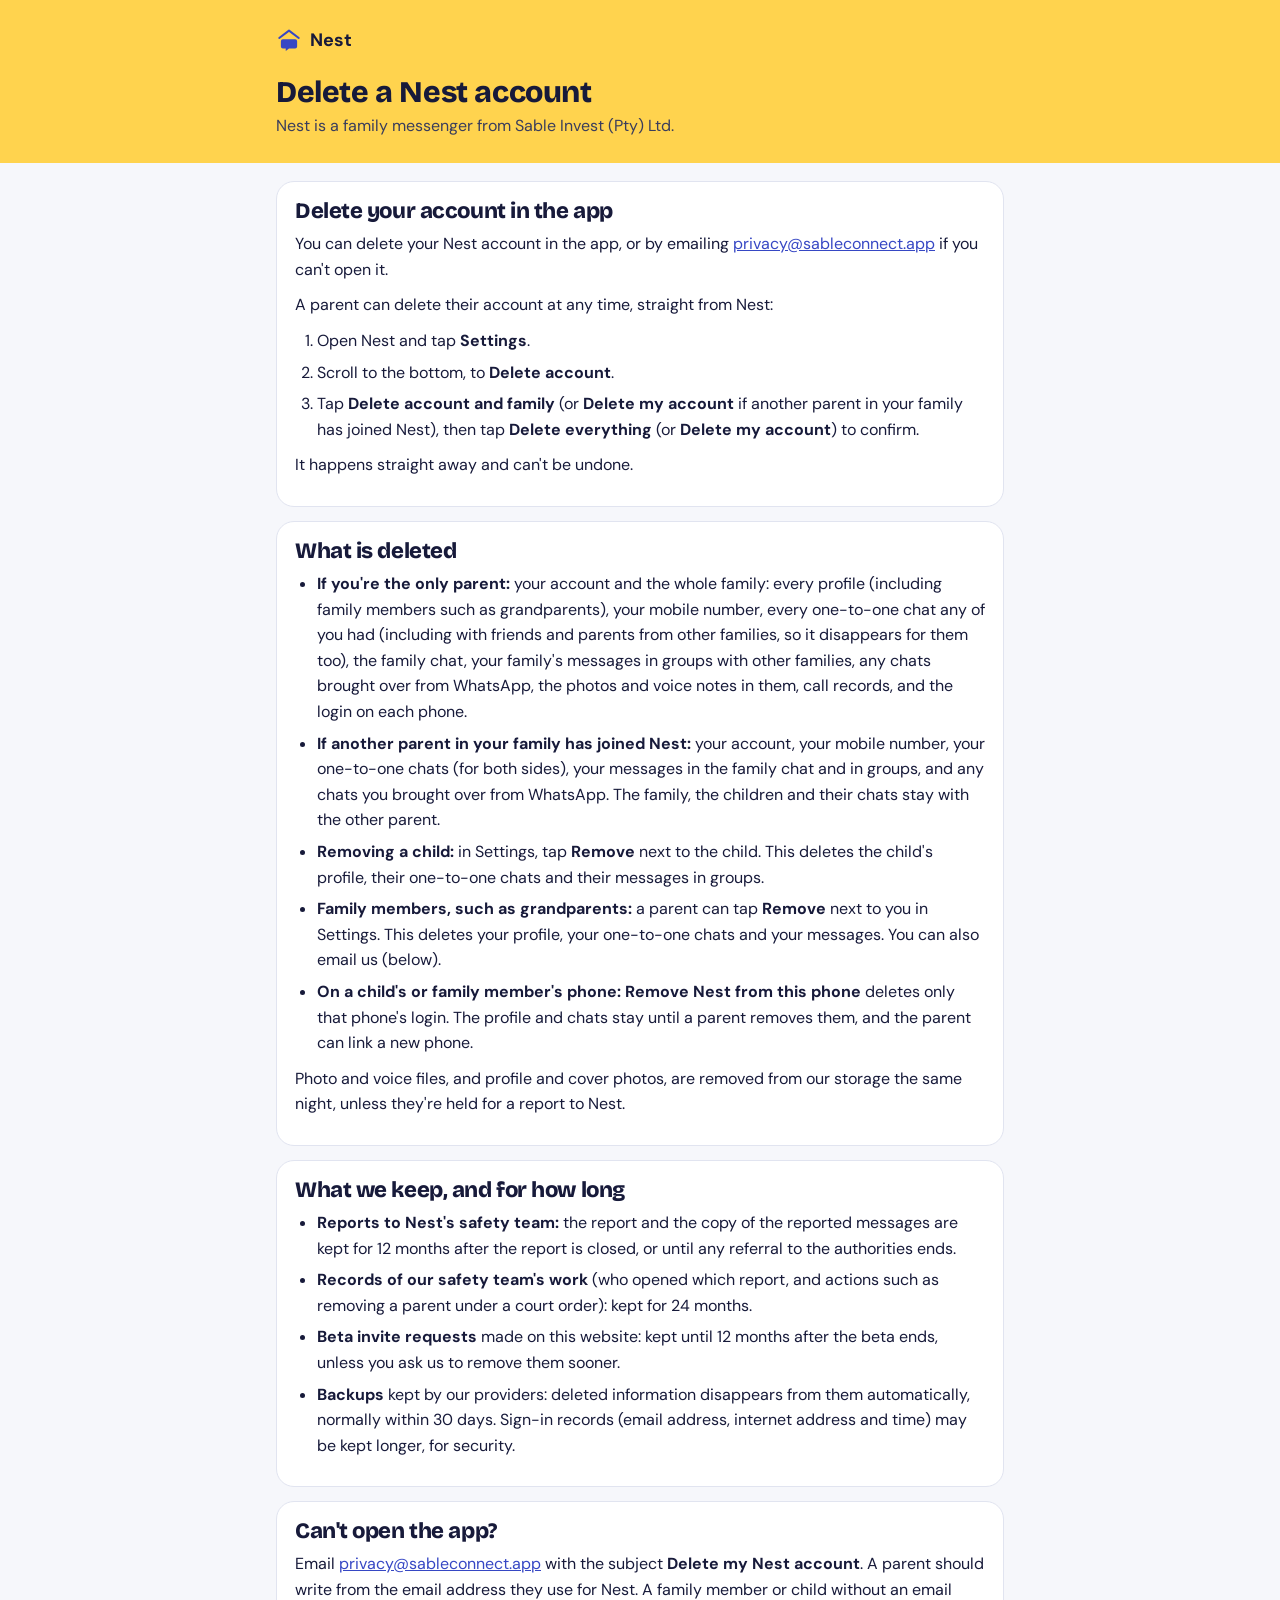
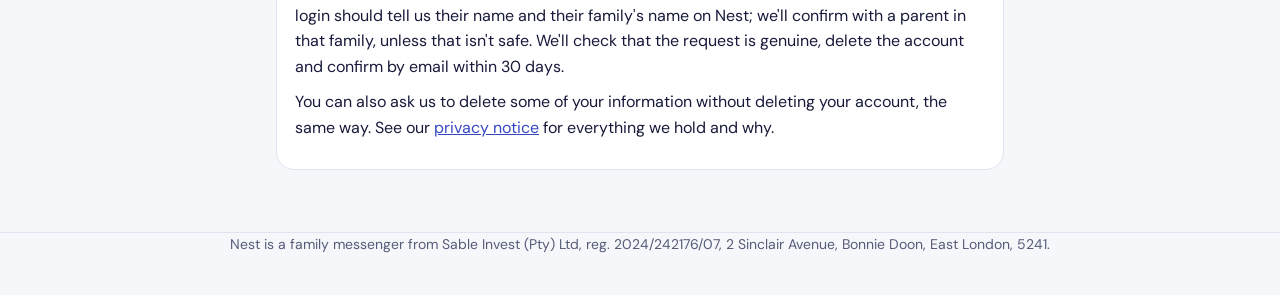
<file: delete/index.html>
<!doctype html>
<html lang="en">
<head>
<meta charset="utf-8">
<meta name="viewport" content="width=device-width, initial-scale=1, viewport-fit=cover">
<meta name="description" content="How to delete a Nest account, what is deleted and what is kept.">
<title>Delete a Nest account</title>
<link rel="stylesheet" href="../site.css">
<style>
:root {
  --blue: #3647C4; --bg: #F6F7FB; --surface: #FFFFFF; --ink: #171A3A; --muted: #565C78; --line: #E1E4F0;
  color-scheme: light;
}
@media (prefers-color-scheme: dark) {
  :root:not([data-theme="light"]) { --bg: #0E1124; --surface: #171B33; --ink: #E9EBF7; --muted: #A3A9C6; --line: #2A3052; --blue: #9AA6FF; color-scheme: dark; }
}
:root[data-theme="dark"] { --bg: #0E1124; --surface: #171B33; --ink: #E9EBF7; --muted: #A3A9C6; --line: #2A3052; --blue: #9AA6FF; color-scheme: dark; }
* { box-sizing: border-box; }
body { margin: 0; background: var(--bg); color: var(--ink); font: 16px/1.6 var(--font); }
header { background: #FFD34E; color: #171A3A; padding: 26px 16px 24px; }
header .wrap { max-width: 760px; margin: 0 auto; }
header a { color: #171A3A; text-decoration: none; font-weight: 800; font-size: 18px; display: inline-flex; gap: 8px; align-items: center; }
header h1 { font-family: var(--display); font-weight: 800; margin: 14px 0 4px; font-size: 30px; line-height: 1.15; letter-spacing: -0.4px; }
header p { margin: 0; color: #3A3D5C; }
main { max-width: 760px; margin: 0 auto; padding: 18px 16px 48px; }
section { background: var(--surface); border: 1px solid var(--line); border-radius: 18px; padding: 18px; margin-bottom: 14px; }
h2 { margin: 0 0 8px; font-size: 22px; font-family: var(--display); font-weight: 800; }
p { margin: 0 0 10px; }
ol, ul { margin: 0 0 10px; padding-left: 22px; }
li { margin-bottom: 6px; }
a { color: var(--blue); }
footer { text-align: center; color: var(--muted); font-size: 14px; padding: 0 16px 40px; }
</style>
</head>
<body>
<header><div class="wrap">
  <a href="../"><svg width="26" height="26" viewBox="0 0 64 64" fill="none" aria-hidden="true"><path d="M8 27 L32 9 L56 27" stroke="#3647C4" stroke-width="5" stroke-linecap="round" stroke-linejoin="round"/><path d="M17 30 h30 a5 5 0 0 1 5 5 v13 a5 5 0 0 1 -5 5 h-15 l-8 6 v-6 h-7 a5 5 0 0 1 -5 -5 v-13 a5 5 0 0 1 5 -5 z" fill="#3647C4"/></svg>Nest</a>
  <h1>Delete a Nest account</h1>
  <p>Nest is a family messenger from Sable Invest (Pty) Ltd.</p>
</div></header>

<main>
  <section>
    <h2>Delete your account in the app</h2>
    <p>You can delete your Nest account in the app, or by emailing <a href="mailto:privacy@sableconnect.app?subject=Delete%20my%20Nest%20account">privacy@sableconnect.app</a> if you can't open it.</p>
    <p>A parent can delete their account at any time, straight from Nest:</p>
    <ol>
      <li>Open Nest and tap <strong>Settings</strong>.</li>
      <li>Scroll to the bottom, to <strong>Delete account</strong>.</li>
      <li>Tap <strong>Delete account and family</strong> (or <strong>Delete my account</strong> if another parent in your family has joined Nest), then tap <strong>Delete everything</strong> (or <strong>Delete my account</strong>) to confirm.</li>
    </ol>
    <p>It happens straight away and can't be undone.</p>
  </section>

  <section>
    <h2>What is deleted</h2>
    <ul>
      <li><strong>If you're the only parent:</strong> your account and the whole family: every profile (including family members such as grandparents), your mobile number, every one-to-one chat any of you had (including with friends and parents from other families, so it disappears for them too), the family chat, your family's messages in groups with other families, any chats brought over from WhatsApp, the photos and voice notes in them, call records, and the login on each phone.</li>
      <li><strong>If another parent in your family has joined Nest:</strong> your account, your mobile number, your one-to-one chats (for both sides), your messages in the family chat and in groups, and any chats you brought over from WhatsApp. The family, the children and their chats stay with the other parent.</li>
      <li><strong>Removing a child:</strong> in Settings, tap <strong>Remove</strong> next to the child. This deletes the child's profile, their one-to-one chats and their messages in groups.</li>
      <li><strong>Family members, such as grandparents:</strong> a parent can tap <strong>Remove</strong> next to you in Settings. This deletes your profile, your one-to-one chats and your messages. You can also email us (below).</li>
      <li><strong>On a child's or family member's phone:</strong> <strong>Remove Nest from this phone</strong> deletes only that phone's login. The profile and chats stay until a parent removes them, and the parent can link a new phone.</li>
    </ul>
    <p>Photo and voice files, and profile and cover photos, are removed from our storage the same night, unless they're held for a report to Nest.</p>
  </section>

  <section>
    <h2>What we keep, and for how long</h2>
    <ul>
      <li><strong>Reports to Nest's safety team:</strong> the report and the copy of the reported messages are kept for 12 months after the report is closed, or until any referral to the authorities ends.</li>
      <li><strong>Records of our safety team's work</strong> (who opened which report, and actions such as removing a parent under a court order): kept for 24 months.</li>
      <li><strong>Beta invite requests</strong> made on this website: kept until 12 months after the beta ends, unless you ask us to remove them sooner.</li>
      <li><strong>Backups</strong> kept by our providers: deleted information disappears from them automatically, normally within 30 days. Sign-in records (email address, internet address and time) may be kept longer, for security.</li>
    </ul>
  </section>

  <section>
    <h2>Can't open the app?</h2>
    <p>Email <a href="mailto:privacy@sableconnect.app?subject=Delete%20my%20Nest%20account">privacy@sableconnect.app</a> with the subject <strong>Delete my Nest account</strong>. A parent should write from the email address they use for Nest. A family member or child without an email login should tell us their name and their family's name on Nest; we'll confirm with a parent in that family, unless that isn't safe. We'll check that the request is genuine, delete the account and confirm by email within 30 days.</p>
    <p>You can also ask us to delete some of your information without deleting your account, the same way. See our <a href="../privacy/">privacy notice</a> for everything we hold and why.</p>
  </section>
</main>
<footer>Nest is a family messenger from Sable Invest (Pty) Ltd, reg. 2024/242176/07, 2 Sinclair Avenue, Bonnie Doon, East London, 5241.</footer>
</body>
</html>
</file>
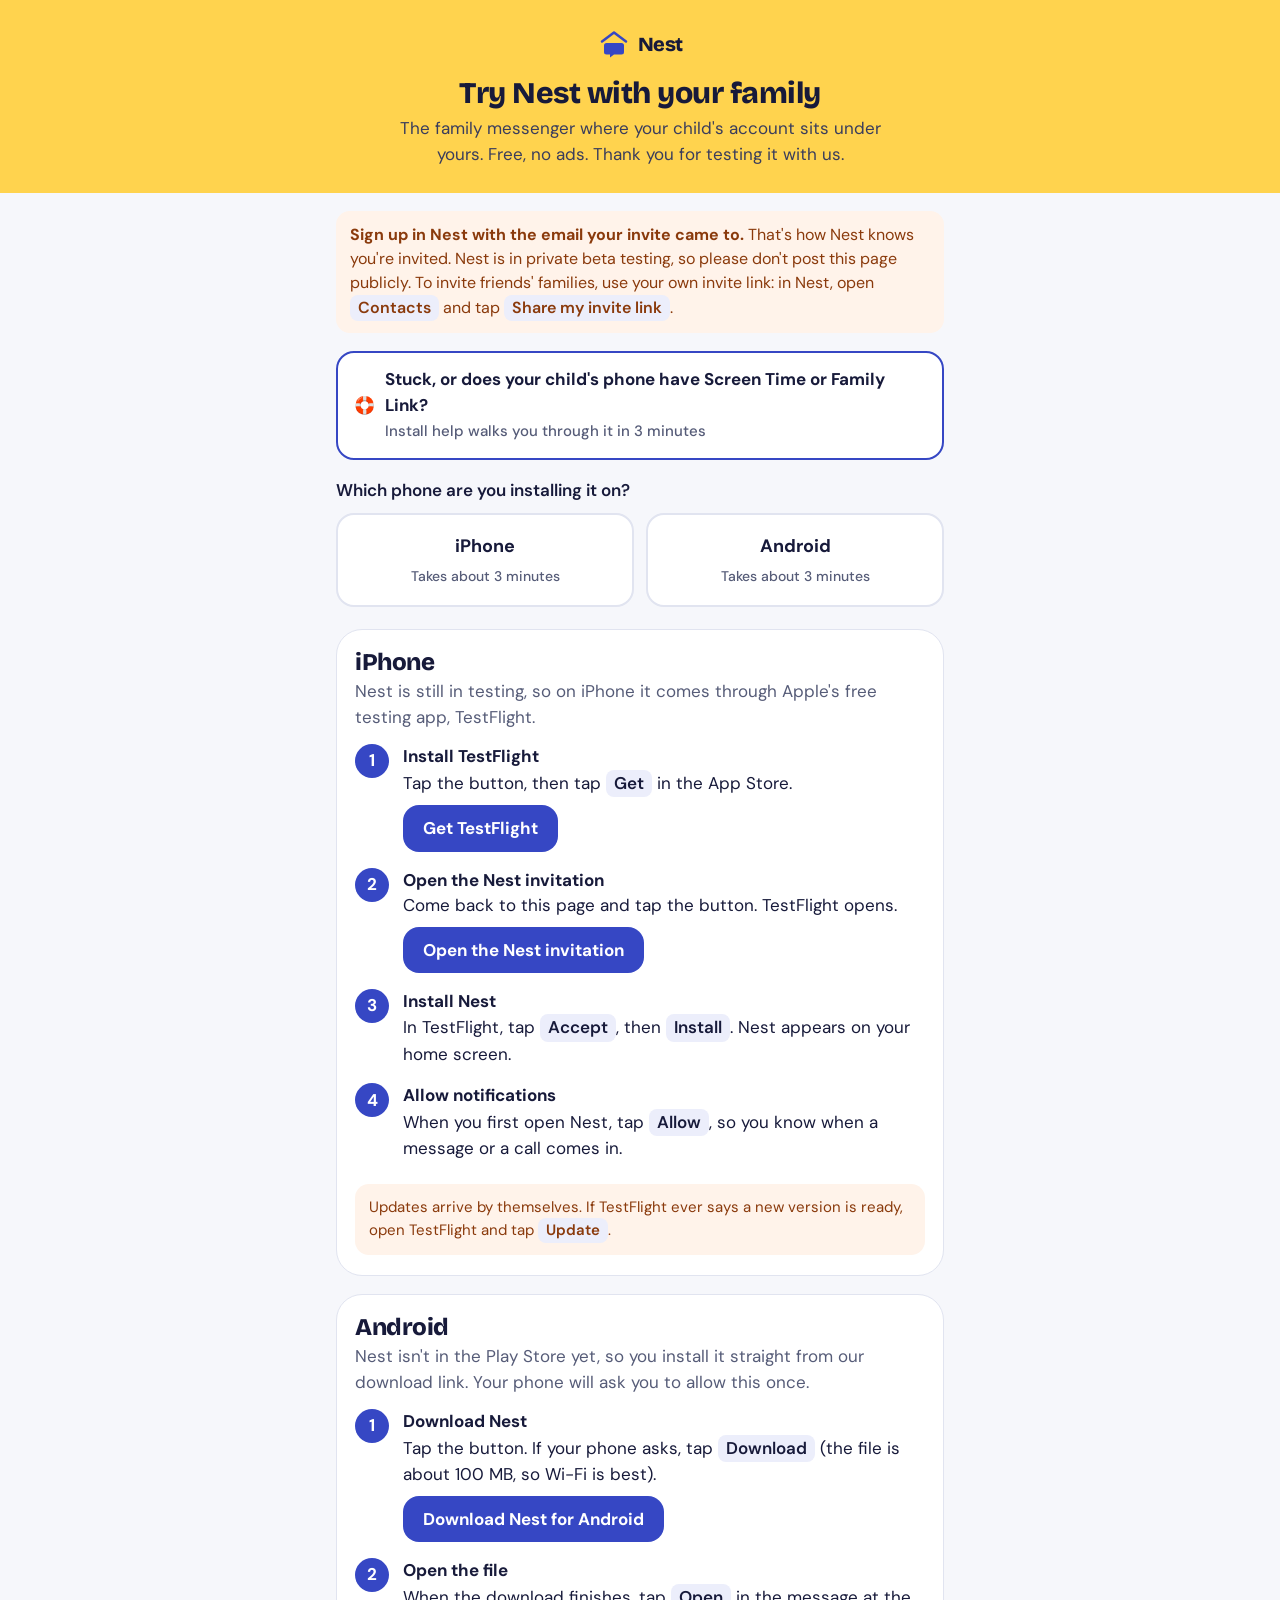
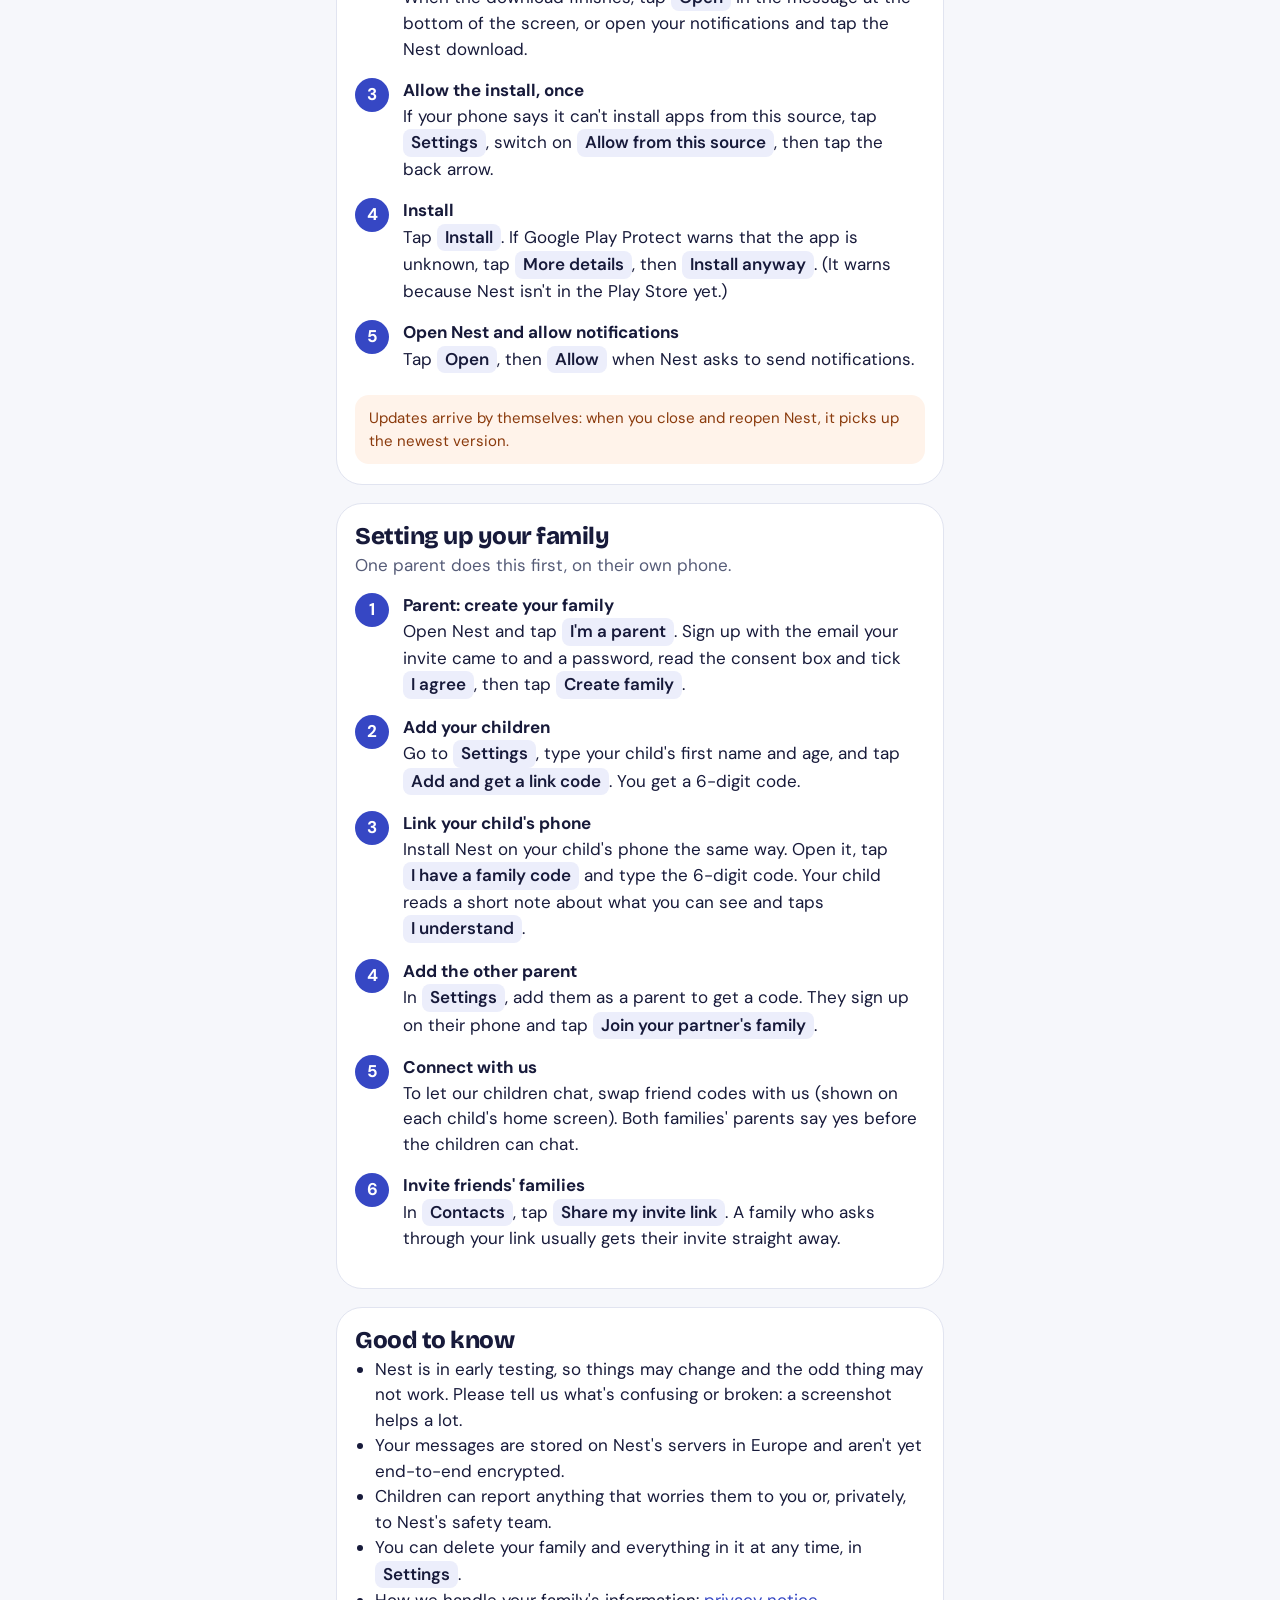
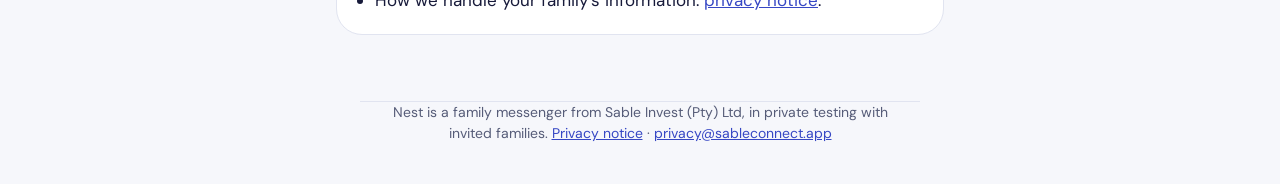
<file: get/index.html>
<!doctype html>
<html lang="en">
<head>
<meta charset="utf-8">
<meta name="viewport" content="width=device-width, initial-scale=1, viewport-fit=cover">
<meta name="description" content="How to install the Nest family messenger beta on iPhone or Android.">
<meta name="robots" content="noindex">
<title>Install Nest</title>
<link rel="stylesheet" href="../site.css">
<style>
:root {
  --navy: #3647C4; --blue: #3647C4; --sun: #FFD34E; --bg: #F6F7FB; --surface: #FFFFFF; --ink: #171A3A;
  --muted: #565C78; --line: #E1E4F0; --soft: #ECEEFB; --warm: #FFF3EA; --warm-ink: #8A3A0C;
   color-scheme: light;
}
@media (prefers-color-scheme: dark) {
  :root:not([data-theme="light"]) { --bg: #0E1124; --surface: #171B33; --ink: #E9EBF7; --muted: #A3A9C6; --line: #2A3052; --soft: #232A55; --warm: #3A2414; --warm-ink: #FFC9A3; color-scheme: dark; }
}
:root[data-theme="dark"] { --bg: #0E1124; --surface: #171B33; --ink: #E9EBF7; --muted: #A3A9C6; --line: #2A3052; --soft: #232A55; --warm: #3A2414; --warm-ink: #FFC9A3; color-scheme: dark; }
* { box-sizing: border-box; }
body { margin: 0; background: var(--bg); color: var(--ink); font: 17px/1.5 var(--font); }
header { background: #FFD34E; color: #171A3A; padding: 28px 16px 26px; text-align: center; }
header h1 { font-family: var(--display); font-weight: 800; letter-spacing: -0.03em; margin: 8px 0 6px; font-size: 30px; line-height: 1.15; letter-spacing: -0.5px; }
header p { margin: 0 auto; max-width: 520px; color: #3A3D5C; }
.logo { display: inline-flex; align-items: center; gap: 8px; font-weight: 800; font-size: 20px; }
main { max-width: 640px; margin: 0 auto; padding: 18px 16px 48px; }
.pick { display: grid; grid-template-columns: 1fr 1fr; gap: 12px; margin: 4px 0 22px; }
.pick a { display: flex; flex-direction: column; align-items: center; gap: 6px; padding: 18px 10px; border-radius: 18px; background: var(--surface); border: 2px solid var(--line); color: var(--ink); text-decoration: none; font-weight: 700; font-size: 18px; min-height: 44px; }
.pick a:hover, .pick a:focus-visible { border-color: var(--blue); outline: none; }
.pick small { font-weight: 500; color: var(--muted); font-size: 14px; }
section { background: var(--surface); border-radius: 26px; padding: 20px 18px; margin-bottom: 18px; border: 1px solid var(--line); }
h2 { margin: 0 0 4px; font-size: 24px; font-family: var(--display); font-weight: 800; }
.lead { color: var(--muted); margin: 0 0 14px; }
ol.steps { list-style: none; counter-reset: s; padding: 0; margin: 0; }
ol.steps > li { counter-increment: s; position: relative; padding: 0 0 16px 48px; }
ol.steps > li::before { content: counter(s); position: absolute; left: 0; top: 0; width: 34px; height: 34px; border-radius: 17px; background: var(--blue); color: #fff; font-weight: 800; display: flex; align-items: center; justify-content: center; }
ol.steps > li strong { display: block; }
.btn { display: inline-flex; margin-top: 8px; background: var(--blue); color: #fff; text-decoration: none; font-weight: 700; padding: 13px 20px; border-radius: 16px; min-height: 44px; }
.note { background: var(--warm); color: var(--warm-ink); border-radius: 14px; padding: 12px 14px; font-size: 15px; margin-top: 6px; }
.say { display: inline-block; background: var(--soft); border-radius: 8px; padding: 1px 8px; font-weight: 600; }
footer { text-align: center; color: var(--muted); font-size: 14px; padding: 0 16px 40px; max-width: 560px; margin: 0 auto; }
</style>
</head>
<body>
<header>
  <div class="logo">
    <svg width="34" height="34" viewBox="0 0 64 64" fill="none" aria-hidden="true"><path d="M8 27 L32 9 L56 27" stroke="#3647C4" stroke-width="5" stroke-linecap="round" stroke-linejoin="round"/><path d="M17 30 h30 a5 5 0 0 1 5 5 v13 a5 5 0 0 1 -5 5 h-15 l-8 6 v-6 h-7 a5 5 0 0 1 -5 -5 v-13 a5 5 0 0 1 5 -5 z" fill="#3647C4"/></svg>
    Nest
  </div>
  <h1>Try Nest with your family</h1>
  <p>The family messenger where your child's account sits under yours. Free, no ads. Thank you for testing it with us.</p>
</header>

<main>
  <div class="note" style="margin:0 0 18px;font-size:16px"><strong>Sign up in Nest with the email your invite came to.</strong> That's how Nest knows you're invited. Nest is in private beta testing, so please don't post this page publicly. To invite friends' families, use your own invite link: in Nest, open <span class="say">Contacts</span> and tap <span class="say">Share my invite link</span>.</div>

  <a href="../help/" style="display:flex;align-items:center;gap:10px;background:var(--surface);border:2px solid var(--blue);border-radius:18px;padding:14px 16px;margin:0 0 18px;color:var(--ink);text-decoration:none;font-weight:700">🛟<span>Stuck, or does your child's phone have Screen Time or Family Link?<br><span style="font-weight:500;color:var(--muted);font-size:15px">Install help walks you through it in 3 minutes</span></span></a>

  <p style="margin:0 0 10px;font-weight:600">Which phone are you installing it on?</p>
  <div class="pick">
    <a href="#iphone">iPhone<small>Takes about 3 minutes</small></a>
    <a href="#android">Android<small>Takes about 3 minutes</small></a>
  </div>

  <section id="iphone">
    <h2>iPhone</h2>
    <p class="lead">Nest is still in testing, so on iPhone it comes through Apple's free testing app, TestFlight.</p>
    <ol class="steps">
      <li><strong>Install TestFlight</strong>Tap the button, then tap <span class="say">Get</span> in the App Store.<br><a class="btn" href="https://apps.apple.com/app/testflight/id899247664">Get TestFlight</a></li>
      <li id="tf-link-step"><strong>Open the Nest invitation</strong>Come back to this page and tap the button. TestFlight opens.<br><a class="btn" id="tf-link" href="#">Open the Nest invitation</a></li>
      <li id="tf-email-step" hidden><strong>Send us your Apple email</strong>Reply to your invite email (or our WhatsApp message) with the Apple email signed in on that iPhone (open Settings and tap the name at the top to see it). For a child's iPhone, send the Apple email on the child's iPhone. Within a day you'll get an email from TestFlight called "Nest". Open it on the iPhone and tap <span class="say">View in TestFlight</span>.</li>
      <li><strong>Install Nest</strong>In TestFlight, tap <span class="say">Accept</span>, then <span class="say">Install</span>. Nest appears on your home screen.</li>
      <li><strong>Allow notifications</strong>When you first open Nest, tap <span class="say">Allow</span>, so you know when a message or a call comes in.</li>
    </ol>
    <p class="note">Updates arrive by themselves. If TestFlight ever says a new version is ready, open TestFlight and tap <span class="say">Update</span>.</p>
  </section>

  <section id="android">
    <h2>Android</h2>
    <div id="play-steps" hidden>
    <p class="lead">Nest is in early access on Google Play.</p>
    <ol class="steps">
      <li><strong>Open Nest on Google Play</strong>Tap the button. If Google Play asks, tap <span class="say">Become a tester</span>, then <span class="say">download it on Google Play</span>.<br><a class="btn" id="play-link" href="#">Get Nest on Google Play</a></li>
      <li><strong>Install</strong>Tap <span class="say">Install</span>. Nest appears with your other apps.</li>
      <li><strong>Open Nest and allow notifications</strong>Tap <span class="say">Open</span>, then <span class="say">Allow</span> when Nest asks to send notifications.</li>
    </ol>
    <p class="note">Updates arrive through Google Play, like any other app.</p>
    </div>
    <div id="apk-steps">
    <p class="lead">Nest isn't in the Play Store yet, so you install it straight from our download link. Your phone will ask you to allow this once.</p>
    <ol class="steps">
      <li><strong>Download Nest</strong>Tap the button. If your phone asks, tap <span class="say">Download</span> (the file is about 100 MB, so Wi-Fi is best).<br><a class="btn" id="apk-link" href="https://expo.dev/artifacts/eas/9PVWo3ob9-C-dMe2_8_Bz9ucRsehw4Rf2Nx3dHIhWTE.apk">Download Nest for Android</a></li>
      <li><strong>Open the file</strong>When the download finishes, tap <span class="say">Open</span> in the message at the bottom of the screen, or open your notifications and tap the Nest download.</li>
      <li><strong>Allow the install, once</strong>If your phone says it can't install apps from this source, tap <span class="say">Settings</span>, switch on <span class="say">Allow from this source</span>, then tap the back arrow.</li>
      <li><strong>Install</strong>Tap <span class="say">Install</span>. If Google Play Protect warns that the app is unknown, tap <span class="say">More details</span>, then <span class="say">Install anyway</span>. (It warns because Nest isn't in the Play Store yet.)</li>
      <li><strong>Open Nest and allow notifications</strong>Tap <span class="say">Open</span>, then <span class="say">Allow</span> when Nest asks to send notifications.</li>
    </ol>
    <p class="note">Updates arrive by themselves: when you close and reopen Nest, it picks up the newest version.</p>
    </div>
  </section>

  <section id="setup">
    <h2>Setting up your family</h2>
    <p class="lead">One parent does this first, on their own phone.</p>
    <ol class="steps">
      <li><strong>Parent: create your family</strong>Open Nest and tap <span class="say">I'm a parent</span>. Sign up with the email your invite came to and a password, read the consent box and tick <span class="say">I agree</span>, then tap <span class="say">Create family</span>.</li>
      <li><strong>Add your children</strong>Go to <span class="say">Settings</span>, type your child's first name and age, and tap <span class="say">Add and get a link code</span>. You get a 6-digit code.</li>
      <li><strong>Link your child's phone</strong>Install Nest on your child's phone the same way. Open it, tap <span class="say">I have a family code</span> and type the 6-digit code. Your child reads a short note about what you can see and taps <span class="say">I understand</span>.</li>
      <li><strong>Add the other parent</strong>In <span class="say">Settings</span>, add them as a parent to get a code. They sign up on their phone and tap <span class="say">Join your partner's family</span>.</li>
      <li><strong>Connect with us</strong>To let our children chat, swap friend codes with us (shown on each child's home screen). Both families' parents say yes before the children can chat.</li>
      <li><strong>Invite friends' families</strong>In <span class="say">Contacts</span>, tap <span class="say">Share my invite link</span>. A family who asks through your link usually gets their invite straight away.</li>
    </ol>
  </section>

  <section>
    <h2>Good to know</h2>
    <ul style="margin:0;padding-left:20px">
      <li>Nest is in early testing, so things may change and the odd thing may not work. Please tell us what's confusing or broken: a screenshot helps a lot.</li>
      <li>Your messages are stored on Nest's servers in Europe and aren't yet end-to-end encrypted.</li>
      <li>Children can report anything that worries them to you or, privately, to Nest's safety team.</li>
      <li>You can delete your family and everything in it at any time, in <span class="say">Settings</span>.</li>
      <li>How we handle your family's information: <a href="../privacy/">privacy notice</a>.</li>
    </ul>
  </section>
</main>
<footer>Nest is a family messenger from Sable Invest (Pty) Ltd, in private testing with invited families. <a href="../privacy/">Privacy notice</a> · <a href="mailto:privacy@sableconnect.app">privacy@sableconnect.app</a></footer>

<script>
// TestFlight public invitation link. Leave empty until Apple approves the beta: the page then asks iPhone users
// for their Apple email instead.
var TESTFLIGHT_URL = 'https://testflight.apple.com/join/VQAgZDVD';
// Google Play testing link. Leave empty until Google approves the Play test: Android users then get the download link.
var PLAY_URL = '';
(function () {
  try {
    if (PLAY_URL) {
      document.getElementById('play-link').href = PLAY_URL;
      document.getElementById('play-steps').hidden = false;
      document.getElementById('apk-steps').hidden = true;
    }
  } catch (e) {}
  try {
    if (TESTFLIGHT_URL) {
      document.getElementById('tf-link').href = TESTFLIGHT_URL;
    } else {
      document.getElementById('tf-link-step').hidden = true;
      document.getElementById('tf-email-step').hidden = false;
    }
  } catch (e) {}
})();
</script>
<script src="../count.js" defer></script>
</body>
</html>
</file>
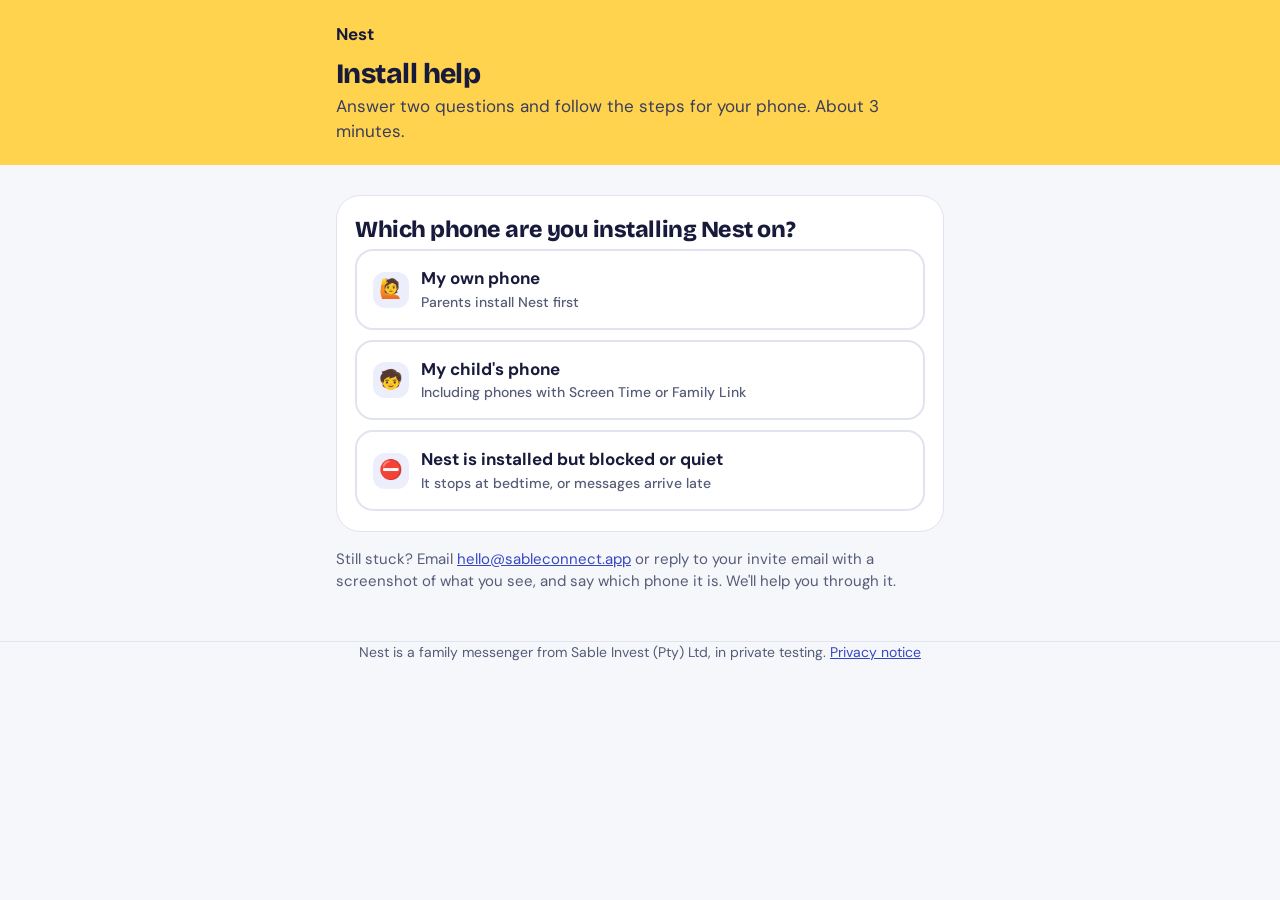
<file: help/index.html>
<!doctype html>
<html lang="en">
<head>
<meta charset="utf-8">
<meta name="viewport" content="width=device-width, initial-scale=1, viewport-fit=cover">
<meta name="description" content="Step-by-step help installing Nest on your phone or your child's phone, including phones with Screen Time or Family Link.">
<meta name="robots" content="noindex">
<title>Install help</title>
<link rel="stylesheet" href="../site.css">
<style>
:root { --blue: #3647C4; --bg: #F6F7FB; --surface: #FFFFFF; --ink: #171A3A; --muted: #565C78; --line: #E1E4F0; --soft: #ECEEFB; --warm: #FFF3EA; --warm-ink: #8A3A0C; --good: #16794A; --good-bg: #DDF3E7; --link: #3647C4; color-scheme: light; }
@media (prefers-color-scheme: dark) {
  :root:not([data-theme="light"]) { --bg: #0E1124; --surface: #171B33; --ink: #E9EBF7; --muted: #A3A9C6; --line: #2A3052; --soft: #232A55; --warm: #3A2414; --warm-ink: #FFC9A3; --good: #63C98F; --good-bg: #173A2A; --link: #A9B3FF; color-scheme: dark; }
}
:root[data-theme="dark"] { --bg: #0E1124; --surface: #171B33; --ink: #E9EBF7; --muted: #A3A9C6; --line: #2A3052; --soft: #232A55; --warm: #3A2414; --warm-ink: #FFC9A3; --good: #63C98F; --good-bg: #173A2A; --link: #A9B3FF; color-scheme: dark; }
* { box-sizing: border-box; }
body { margin: 0; background: var(--bg); color: var(--ink); font: 17px/1.5 var(--font); }
header { background: #FFD34E; color: #171A3A; padding: 22px 16px 20px; }
header .wrap, main { max-width: 640px; margin: 0 auto; }
header a { color: #171A3A; text-decoration: none; font-weight: 800; }
header h1 { font-family: var(--display); font-weight: 800; font-size: 28px; line-height: 1.15; margin: 10px 0 4px; letter-spacing: -0.02em; }
header p { margin: 0; color: #3A3D5C; }
main { padding: 18px 16px 48px; }
.crumbs { display: flex; flex-wrap: wrap; gap: 6px; margin-bottom: 12px; }
.crumbs button { font: inherit; font-size: 14px; border: 1px solid var(--line); background: var(--surface); color: var(--muted); border-radius: 999px; padding: 4px 12px; cursor: pointer; }
.card { background: var(--surface); border: 1px solid var(--line); border-radius: 24px; padding: 20px 18px; }
h2 { font-family: var(--display); font-weight: 800; font-size: 23px; margin: 0 0 6px; line-height: 1.2; }
.lead { color: var(--muted); margin: 0 0 14px; }
.choices { display: grid; gap: 10px; }
.choices button { font: inherit; font-weight: 700; text-align: left; display: flex; align-items: center; gap: 12px; width: 100%; padding: 15px 16px; min-height: 56px; border-radius: 18px; border: 2px solid var(--line); background: var(--surface); color: var(--ink); cursor: pointer; }
.choices button:hover, .choices button:focus-visible { border-color: var(--blue); outline: none; }
.choices small { display: block; font-weight: 500; color: var(--muted); font-size: 14px; }
.choices .ico { width: 36px; height: 36px; flex: none; border-radius: 12px; background: var(--soft); display: grid; place-items: center; font-size: 19px; }
ol.steps { list-style: none; counter-reset: s; padding: 0; margin: 0 0 4px; }
ol.steps > li { counter-increment: s; position: relative; padding: 0 0 14px 46px; }
ol.steps > li::before { content: counter(s); position: absolute; left: 0; top: 0; width: 32px; height: 32px; border-radius: 16px; background: var(--blue); color: #fff; font-weight: 800; display: flex; align-items: center; justify-content: center; }
ol.steps > li b { display: block; }
.say { display: inline-block; background: var(--soft); border-radius: 8px; padding: 0 7px; font-weight: 600; }
.note { background: var(--warm); color: var(--warm-ink); border-radius: 14px; padding: 12px 14px; font-size: 15px; margin: 6px 0 14px; }
.ok { background: var(--good-bg); color: var(--good); border-radius: 14px; padding: 12px 14px; font-size: 15px; margin: 6px 0 14px; }
.btn { display: inline-flex; align-items: center; justify-content: center; background: var(--blue); color: #fff; text-decoration: none; font-weight: 700; padding: 12px 18px; border-radius: 16px; min-height: 48px; border: 0; font: inherit; font-weight: 700; cursor: pointer; }
.q { font-weight: 700; margin: 16px 0 8px; }
.row { display: flex; gap: 10px; flex-wrap: wrap; }
.row button { font: inherit; font-weight: 700; padding: 11px 16px; border-radius: 14px; border: 2px solid var(--line); background: var(--surface); color: var(--ink); cursor: pointer; min-height: 48px; }
.row button.yes { border-color: var(--link); color: var(--link); }
footer { text-align: center; color: var(--muted); font-size: 14px; padding: 0 16px 40px; }
a { color: var(--blue); }
</style>
</head>
<body>
<header><div class="wrap">
  <a href="../">Nest</a>
  <h1>Install help</h1>
  <p>Answer two questions and follow the steps for your phone. About 3 minutes.</p>
</div></header>
<main>
  <div class="crumbs" id="crumbs"></div>
  <div class="card" id="view" aria-live="polite"></div>
  <p style="color:var(--muted);font-size:15px;margin-top:16px">Still stuck? Email <a href="mailto:hello@sableconnect.app?subject=Help%20installing%20Nest">hello@sableconnect.app</a> or reply to your invite email with a screenshot of what you see, and say which phone it is. We'll help you through it.</p>
</main>
<footer>Nest is a family messenger from Sable Invest (Pty) Ltd, in private testing. <a href="../privacy/">Privacy notice</a></footer>

<script>
(function () {
  // Each screen: a question with choices, or steps with an optional "did it work?" and what to try next.
  // Keep each to a few short steps: parents give this about 3 minutes.
  var S = {
    start: { q: 'Which phone are you installing Nest on?', choices: [
      ['mine', '🙋', 'My own phone', 'Parents install Nest first'],
      ['child', '🧒', "My child's phone", 'Including phones with Screen Time or Family Link'],
      ['blocked', '⛔', 'Nest is installed but blocked or quiet', 'It stops at bedtime, or messages arrive late'] ] },
    mine: { q: 'What kind of phone is it?', choices: [['mine-iphone', '', 'iPhone'], ['mine-android', '', 'Android']] },
    child: { q: "What kind of phone is your child's?", choices: [['child-iphone', '', 'iPhone'], ['child-android', '', 'Android']] },

    'mine-iphone': { title: 'Your iPhone', steps: [
      ['Get TestFlight', 'Install Apple\'s free TestFlight app from the App Store. <a href="https://apps.apple.com/app/testflight/id899247664">Open TestFlight in the App Store</a>.'],
      ['Open the Nest invitation', 'On this iPhone, open <a href="../get/#iphone">the install page</a> and tap <span class="say">Open the Nest invitation</span>. TestFlight opens.'],
      ['Install', 'In TestFlight tap <span class="say">Accept</span>, then <span class="say">Install</span>.'],
      ['Allow notifications', 'Open Nest and tap <span class="say">Allow</span> when it asks.'] ],
      check: 'Is Nest on your home screen?', next: [['TestFlight says the invitation isn\'t available', 'tf-invalid']] },
    'tf-invalid': { title: 'TestFlight says the invitation isn\'t available', steps: [
      ['Update TestFlight', 'Open the App Store, search for TestFlight and tap <span class="say">Update</span> if it shows.'],
      ['Try the link again', 'Open <a href="../get/#iphone">the install page</a> on the iPhone and tap <span class="say">Open the Nest invitation</span> again.'],
      ['Still not working?', 'Reply to your Nest invite with a screenshot and we\'ll sort it out, usually the same day.'] ] },

    'mine-android': { title: 'Your Android phone', steps: [
      ['Download Nest', 'Open <a href="../get/#android">the install page</a> on this phone and tap <span class="say">Download Nest for Android</span>. Use Wi-Fi: it\'s about 100 MB.'],
      ['Open the file', 'Tap <span class="say">Open</span> when the download finishes (or find it in the Files app, under Downloads).'],
      ['Allow it once', 'If the phone says it can\'t install from this source, tap <span class="say">Settings</span>, switch on <span class="say">Allow from this source</span>, and go back.'],
      ['Install', 'Tap <span class="say">Install</span>. If Play Protect warns that the app is unknown, tap <span class="say">More details</span>, then <span class="say">Install anyway</span>. It warns because Nest isn\'t in the Play Store yet.'] ],
      check: 'Is Nest installed?', next: [['It says "App not installed" or it\'s blocked', 'android-blocked']] },
    'android-blocked': { title: 'Android won\'t install it', steps: [
      ['Samsung phones: Auto Blocker', 'Open Settings, then <span class="say">Security and privacy</span>, then <span class="say">Auto Blocker</span>, and switch it off while you install. Switch it back on afterwards.'],
      ['An older Nest is already there', 'Hold the old Nest icon, tap <span class="say">Uninstall</span>, then install again.'],
      ['Not enough space', 'Nest needs about 300 MB free. Delete a few big videos or apps and try again.'],
      ['Still blocked?', 'Email us a screenshot of the message. Nest will soon be in Google Play testing, which avoids this.'] ] },

    'child-iphone': { title: "Your child's iPhone", steps: [
      ['Allow app installs for a moment', 'On <b>your</b> iPhone open Settings, then <span class="say">Family</span> (or <span class="say">Screen Time</span>), then your child\'s name. Make sure installing apps is allowed. If Ask to Buy is on, keep your phone close: you\'ll get a request to approve TestFlight.'],
      ['Install TestFlight on their iPhone', 'On your child\'s iPhone, get TestFlight from the App Store and approve the request on your phone.'],
      ['Open the invitation and install', 'On your child\'s iPhone, open <a href="../get/#iphone">the install page</a> (or send them the link), tap <span class="say">Open the Nest invitation</span>, then <span class="say">Accept</span> and <span class="say">Install</span>.'],
      ['Link it to your family', 'Open Nest on their iPhone, tap <span class="say">I have a family code</span> and type the 6-digit code from your Nest Settings.'] ],
      check: 'Is Nest working on your child\'s iPhone?', next: [['It says the app is restricted or can\'t be installed', 'iphone-restricted'], ['Nest stops working at bedtime or after a while', 'blocked']] },
    'iphone-restricted': { title: 'The iPhone says it\'s restricted', steps: [
      ['Age rating limit', 'On your iPhone, open your child\'s Screen Time settings, then <span class="say">Content &amp; Privacy Restrictions</span>, then the App Store settings. If apps are limited by age rating, raise it for a moment, install, then set it back.'],
      ['Installing apps switched off', 'In the same place, set <span class="say">Installing Apps</span> to <span class="say">Allow</span> while you install. Switch it back afterwards if you like: Nest keeps working.'],
      ['Ask to Buy request missing', 'Make sure your phone is signed in to the same Family Sharing group, then ask your child to tap Get again.'] ] },

    'child-android': { title: "Your child's Android phone", steps: [
      ['Download on their phone', 'On your child\'s phone, open <a href="../get/#android">the install page</a> and tap <span class="say">Download Nest for Android</span>.'],
      ['Allow it once', 'If it says it can\'t install from this source, tap <span class="say">Settings</span> and switch on <span class="say">Allow from this source</span>. On a Samsung, Auto Blocker may need to be off for a moment (Settings, Security and privacy, Auto Blocker).'],
      ['Install', 'Tap <span class="say">Install</span>, and <span class="say">Install anyway</span> if Play Protect warns.'],
      ['Link it to your family', 'Open Nest, tap <span class="say">I have a family code</span> and type the 6-digit code from your Nest Settings.'] ],
      check: 'Is Nest working on your child\'s phone?', next: [['The phone has Google Family Link and won\'t allow it', 'familylink'], ['It says "App not installed" or it\'s blocked', 'android-blocked'], ['Nest stops working at bedtime or after a while', 'blocked']] },
    'familylink': { title: 'Phones with Google Family Link', steps: [
      ['Allow installs from the browser', 'On your child\'s phone open Settings, then <span class="say">Apps</span>, then <span class="say">Special app access</span>, then <span class="say">Install unknown apps</span>. Tap <span class="say">Chrome</span> and switch on <span class="say">Allow from this source</span>. If Family Link asks, enter your parent password.'],
      ['Install, then switch it off again', 'Install Nest, then switch <span class="say">Allow from this source</span> back off so your child can\'t install other apps this way.'],
      ['If Family Link won\'t let you', 'Some Family Link settings block this completely. Nest is coming to Google Play testing, where you approve it in Family Link like any other app. Email us and we\'ll tell you as soon as it\'s ready.'] ] },

    blocked: { title: 'Nest is blocked or messages arrive late', steps: [
      ['Screen time limits (iPhone)', 'On your iPhone open your child\'s Screen Time settings, then <span class="say">Always Allowed</span>, and add Nest. Downtime and app limits then won\'t lock Nest. Nest has its own quiet hours and daily limit that you set in Nest, and your child can always message you.'],
      ['App limits (Family Link)', 'In the Family Link app, open your child, then <span class="say">Controls</span>, then <span class="say">App limits</span>, find Nest and set it to <span class="say">Always allowed</span>.'],
      ['Messages arrive late (Android)', 'On the phone open Settings, then <span class="say">Apps</span>, then <span class="say">Nest</span>, then <span class="say">Battery</span>, and choose <span class="say">Unrestricted</span>. Samsung: also remove Nest from <span class="say">Sleeping apps</span>.'],
      ['No notifications', 'Settings, then <span class="say">Notifications</span>, then <span class="say">Nest</span>: switch notifications on.'] ] }
  };

  var view = document.getElementById('view'), crumbs = document.getElementById('crumbs');
  var trail = [];
  var esc = function (s) { var d = document.createElement('div'); d.textContent = s; return d.innerHTML; };

  function go(key, back) {
    if (!back) trail.push(key);
    var s = S[key], h = '';
    if (s.q) {
      h = '<h2>' + esc(s.q) + '</h2><div class="choices">' + s.choices.map(function (c) {
        return '<button type="button" data-go="' + c[0] + '">' + (c[1] ? '<span class="ico" aria-hidden="true">' + c[1] + '</span>' : '') +
          '<span>' + esc(c[2]) + (c[3] ? '<small>' + esc(c[3]) + '</small>' : '') + '</span></button>';
      }).join('') + '</div>';
    } else {
      h = '<h2>' + esc(s.title) + '</h2><ol class="steps">' + s.steps.map(function (x) { return '<li><b>' + esc(x[0]) + '</b>' + x[1] + '</li>'; }).join('') + '</ol>';
      if (s.check) {
        h += '<p class="q">' + esc(s.check) + '</p><div class="row"><button type="button" class="yes" data-done>Yes, it works</button>' +
          s.next.map(function (n) { return '<button type="button" data-go="' + n[1] + '">' + esc(n[0]) + '</button>'; }).join('') + '</div>';
      }
    }
    view.innerHTML = h;
    crumbs.innerHTML = trail.length > 1 ? '<button type="button" data-back>← Back</button><button type="button" data-restart>Start again</button>' : '';
    if (back !== 'init') view.scrollIntoView({ block: 'nearest' });
    try { history.replaceState(null, '', '#' + key); } catch (e) {}
  }

  document.addEventListener('click', function (e) {
    var t = e.target.closest('button');
    if (!t) return;
    if (t.hasAttribute('data-go')) go(t.getAttribute('data-go'));
    else if (t.hasAttribute('data-back')) { trail.pop(); go(trail[trail.length - 1], true); }
    else if (t.hasAttribute('data-restart')) { trail = []; go('start'); }
    else if (t.hasAttribute('data-done')) {
      view.insertAdjacentHTML('beforeend', '<p class="ok" style="margin-top:14px">Great. Next: set up your family in Nest. The <a href="../get/#setup">install page</a> has the steps.</p>');
      t.disabled = true;
    }
  });

  var first = (location.hash || '').slice(1);
  trail = first && S[first] && first !== 'start' ? ['start', first] : [];
  go(first && S[first] ? first : 'start', 'init');
  if (!trail.length) trail = ['start'];
})();
</script>
<script src="../count.js" defer></script>
</body>
</html>
</file>
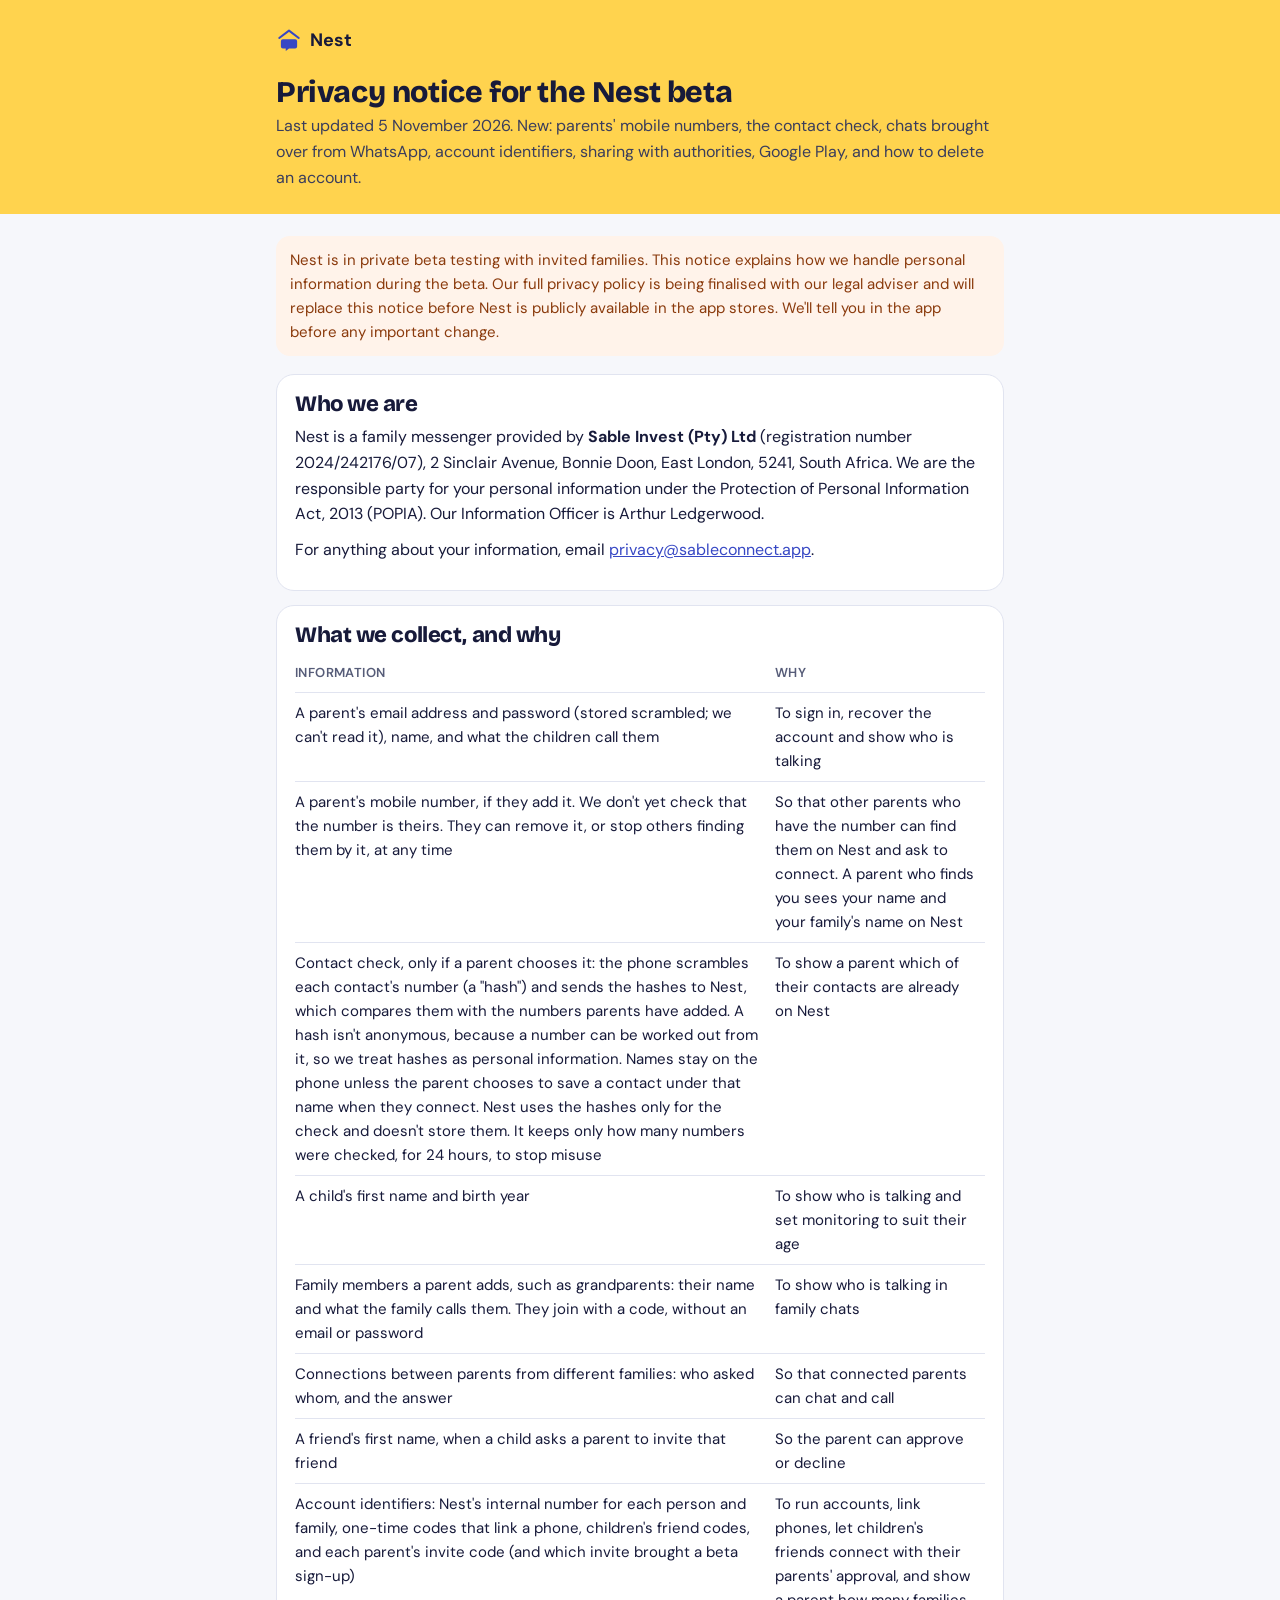
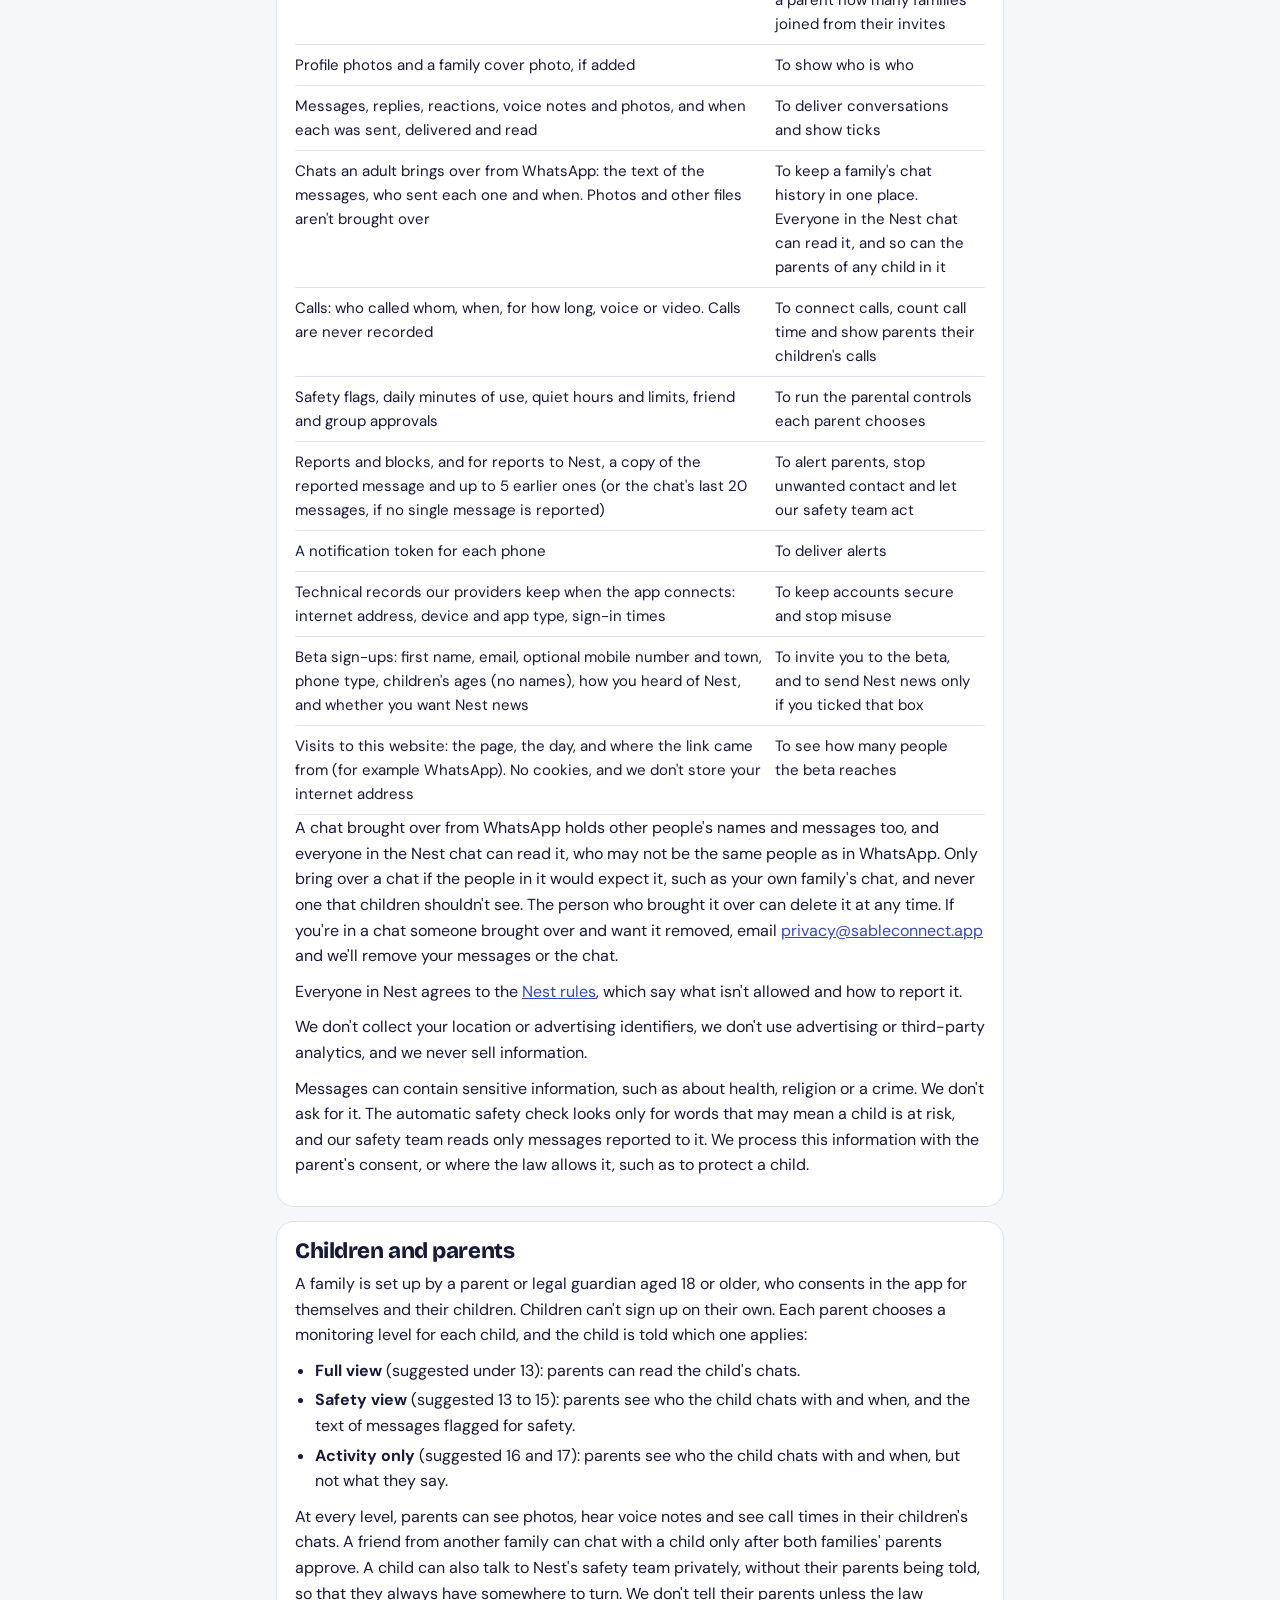
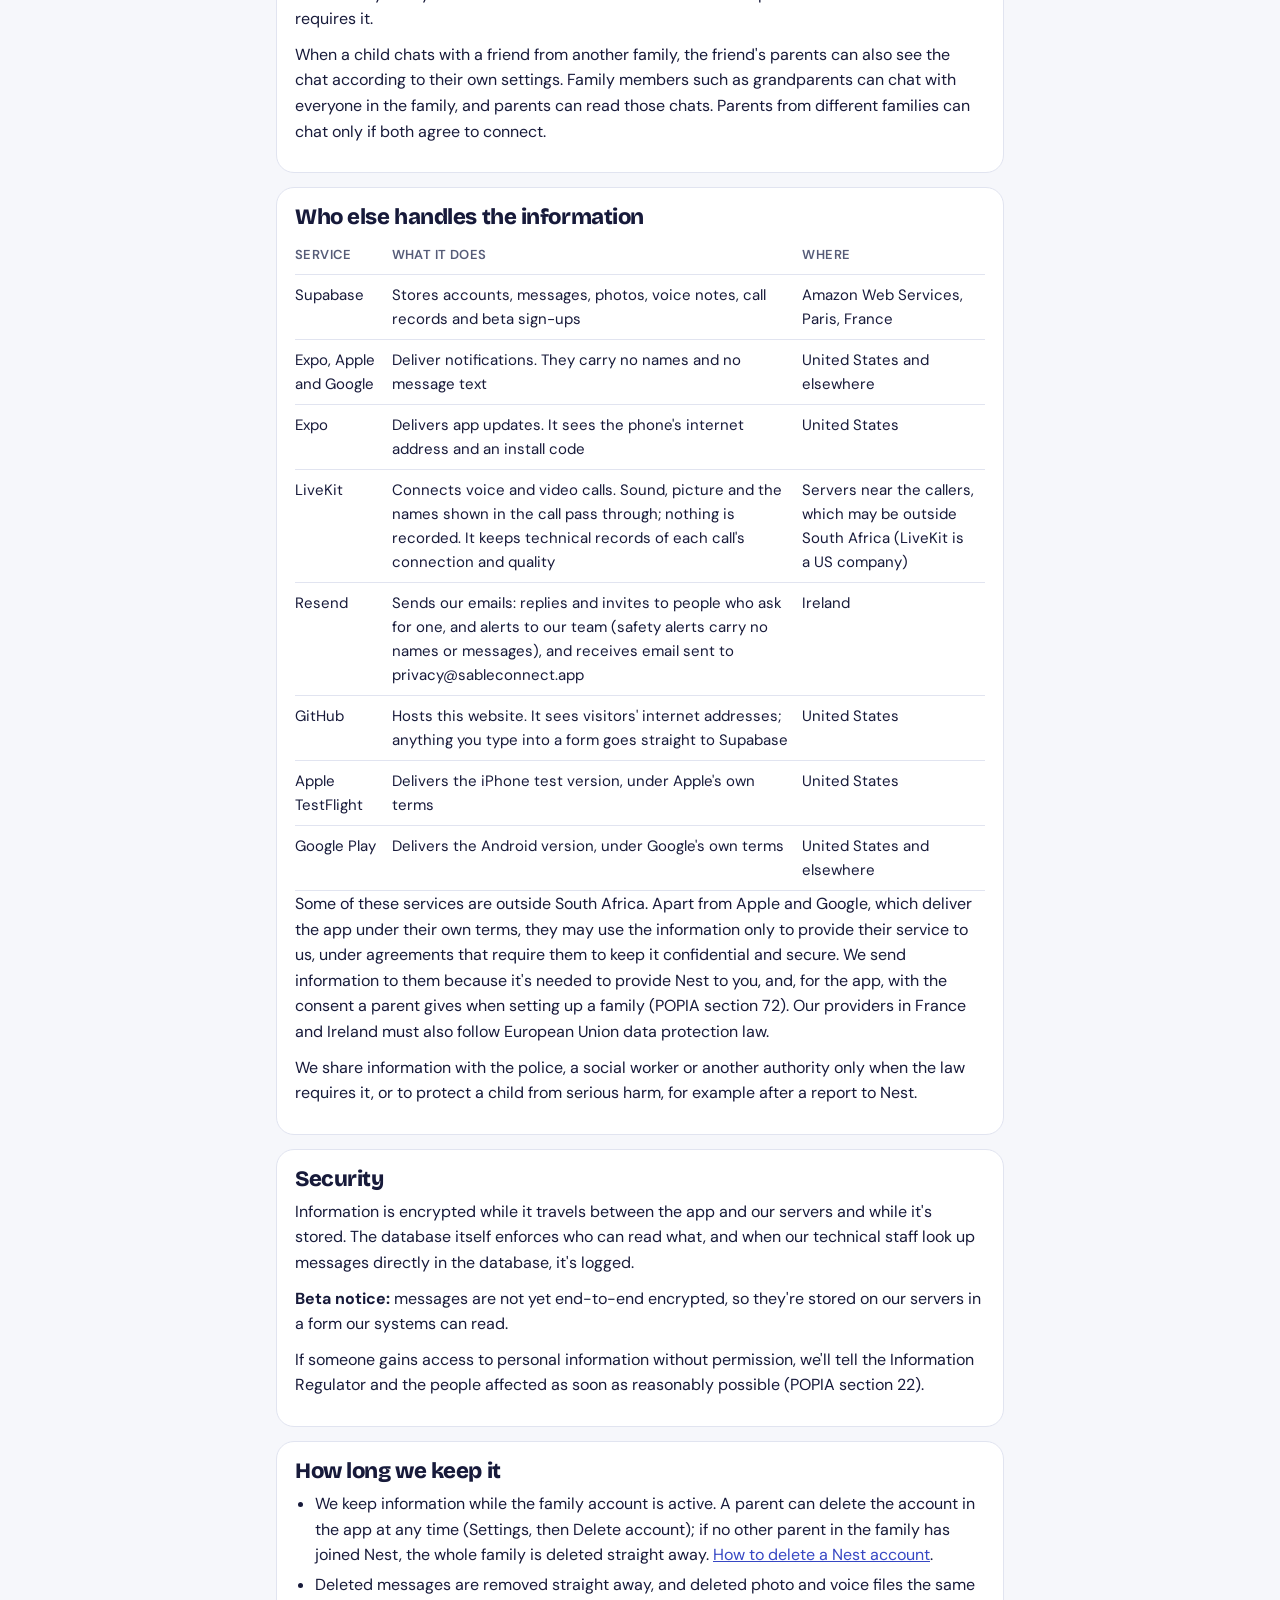
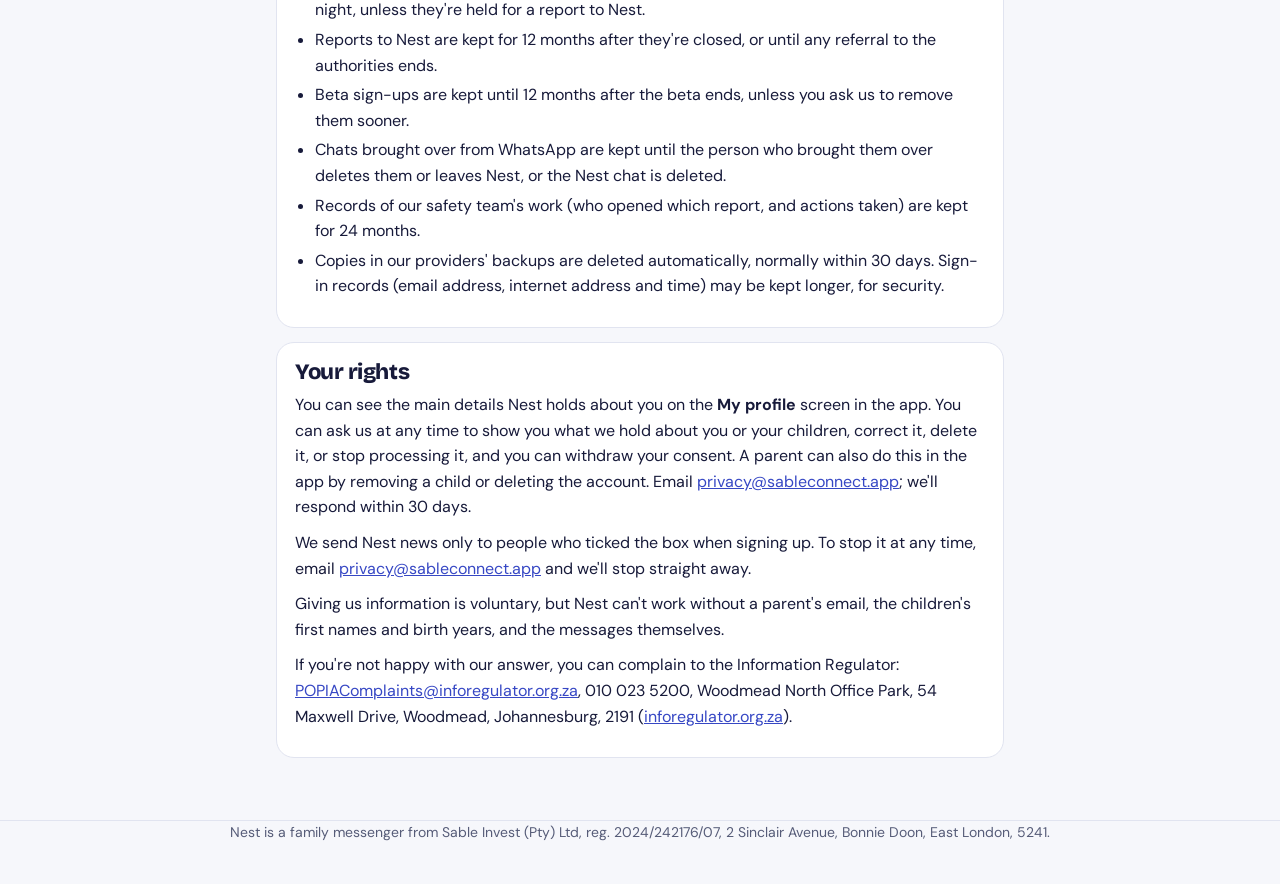
<file: privacy/index.html>
<!doctype html>
<html lang="en">
<head>
<meta charset="utf-8">
<meta name="viewport" content="width=device-width, initial-scale=1, viewport-fit=cover">
<meta name="description" content="How Nest, the family messenger, handles personal information during the beta.">
<title>Nest privacy notice</title>
<link rel="stylesheet" href="../site.css">
<style>
:root {
  --navy: #3647C4; --blue: #3647C4; --bg: #F6F7FB; --surface: #FFFFFF; --ink: #171A3A; --muted: #565C78;
  --line: #E1E4F0; --soft: #ECEEFB; --warm: #FFF3EA; --warm-ink: #8A3A0C;
   color-scheme: light;
}
@media (prefers-color-scheme: dark) {
  :root:not([data-theme="light"]) { --bg: #0E1124; --surface: #171B33; --ink: #E9EBF7; --muted: #A3A9C6; --line: #2A3052; --soft: #232A55; --warm: #3A2414; --warm-ink: #FFC9A3; color-scheme: dark; }
}
:root[data-theme="dark"] { --bg: #0E1124; --surface: #171B33; --ink: #E9EBF7; --muted: #A3A9C6; --line: #2A3052; --soft: #232A55; --warm: #3A2414; --warm-ink: #FFC9A3; color-scheme: dark; }
* { box-sizing: border-box; }
body { margin: 0; background: var(--bg); color: var(--ink); font: 16px/1.6 var(--font); }
header { background: #FFD34E; color: #171A3A; padding: 26px 16px 24px; }
header .wrap { max-width: 760px; margin: 0 auto; }
header a { color: #171A3A; text-decoration: none; font-weight: 800; font-size: 18px; display: inline-flex; gap: 8px; align-items: center; }
header h1 { font-family: var(--display); font-weight: 800; letter-spacing: -0.03em; margin: 14px 0 4px; font-size: 30px; line-height: 1.15; letter-spacing: -0.4px; }
header p { margin: 0; color: #3A3D5C; }
main { max-width: 760px; margin: 0 auto; padding: 18px 16px 48px; }
.note { background: var(--warm); color: var(--warm-ink); border-radius: 14px; padding: 12px 14px; margin: 4px 0 18px; font-size: 15px; }
section { background: var(--surface); border: 1px solid var(--line); border-radius: 18px; padding: 18px; margin-bottom: 14px; }
h2 { margin: 0 0 8px; font-size: 22px; font-family: var(--display); font-weight: 800; }
p { margin: 0 0 10px; }
ul { margin: 0 0 10px; padding-left: 20px; }
li { margin-bottom: 4px; }
.table { overflow-x: auto; }
table { border-collapse: collapse; width: 100%; font-size: 15px; }
th, td { text-align: left; vertical-align: top; padding: 8px 10px 8px 0; border-bottom: 1px solid var(--line); }
th { color: var(--muted); font-weight: 600; font-size: 13px; text-transform: uppercase; letter-spacing: .4px; }
a { color: var(--blue); }
footer { text-align: center; color: var(--muted); font-size: 14px; padding: 0 16px 40px; }
</style>
</head>
<body>
<header><div class="wrap">
  <a href="../"><svg width="26" height="26" viewBox="0 0 64 64" fill="none" aria-hidden="true"><path d="M8 27 L32 9 L56 27" stroke="#3647C4" stroke-width="5" stroke-linecap="round" stroke-linejoin="round"/><path d="M17 30 h30 a5 5 0 0 1 5 5 v13 a5 5 0 0 1 -5 5 h-15 l-8 6 v-6 h-7 a5 5 0 0 1 -5 -5 v-13 a5 5 0 0 1 5 -5 z" fill="#3647C4"/></svg>Nest</a>
  <h1>Privacy notice for the Nest beta</h1>
  <p>Last updated 5 November 2026. New: parents' mobile numbers, the contact check, chats brought over from WhatsApp, account identifiers, sharing with authorities, Google Play, and how to delete an account.</p>
</div></header>

<main>
  <p class="note">Nest is in private beta testing with invited families. This notice explains how we handle personal information during the beta. Our full privacy policy is being finalised with our legal adviser and will replace this notice before Nest is publicly available in the app stores. We'll tell you in the app before any important change.</p>

  <section>
    <h2>Who we are</h2>
    <p>Nest is a family messenger provided by <strong>Sable Invest (Pty) Ltd</strong> (registration number 2024/242176/07), 2 Sinclair Avenue, Bonnie Doon, East London, 5241, South Africa. We are the responsible party for your personal information under the Protection of Personal Information Act, 2013 (POPIA). Our Information Officer is Arthur Ledgerwood.</p>
    <p>For anything about your information, email <a href="mailto:privacy@sableconnect.app">privacy@sableconnect.app</a>.</p>
  </section>

  <section>
    <h2>What we collect, and why</h2>
    <div class="table"><table>
      <tr><th>Information</th><th>Why</th></tr>
      <tr><td>A parent's email address and password (stored scrambled; we can't read it), name, and what the children call them</td><td>To sign in, recover the account and show who is talking</td></tr>
      <tr><td>A parent's mobile number, if they add it. We don't yet check that the number is theirs. They can remove it, or stop others finding them by it, at any time</td><td>So that other parents who have the number can find them on Nest and ask to connect. A parent who finds you sees your name and your family's name on Nest</td></tr>
      <tr><td>Contact check, only if a parent chooses it: the phone scrambles each contact's number (a "hash") and sends the hashes to Nest, which compares them with the numbers parents have added. A hash isn't anonymous, because a number can be worked out from it, so we treat hashes as personal information. Names stay on the phone unless the parent chooses to save a contact under that name when they connect. Nest uses the hashes only for the check and doesn't store them. It keeps only how many numbers were checked, for 24 hours, to stop misuse</td><td>To show a parent which of their contacts are already on Nest</td></tr>
      <tr><td>A child's first name and birth year</td><td>To show who is talking and set monitoring to suit their age</td></tr>
      <tr><td>Family members a parent adds, such as grandparents: their name and what the family calls them. They join with a code, without an email or password</td><td>To show who is talking in family chats</td></tr>
      <tr><td>Connections between parents from different families: who asked whom, and the answer</td><td>So that connected parents can chat and call</td></tr>
      <tr><td>A friend's first name, when a child asks a parent to invite that friend</td><td>So the parent can approve or decline</td></tr>
      <tr><td>Account identifiers: Nest's internal number for each person and family, one-time codes that link a phone, children's friend codes, and each parent's invite code (and which invite brought a beta sign-up)</td><td>To run accounts, link phones, let children's friends connect with their parents' approval, and show a parent how many families joined from their invites</td></tr>
      <tr><td>Profile photos and a family cover photo, if added</td><td>To show who is who</td></tr>
      <tr><td>Messages, replies, reactions, voice notes and photos, and when each was sent, delivered and read</td><td>To deliver conversations and show ticks</td></tr>
      <tr><td>Chats an adult brings over from WhatsApp: the text of the messages, who sent each one and when. Photos and other files aren't brought over</td><td>To keep a family's chat history in one place. Everyone in the Nest chat can read it, and so can the parents of any child in it</td></tr>
      <tr><td>Calls: who called whom, when, for how long, voice or video. Calls are never recorded</td><td>To connect calls, count call time and show parents their children's calls</td></tr>
      <tr><td>Safety flags, daily minutes of use, quiet hours and limits, friend and group approvals</td><td>To run the parental controls each parent chooses</td></tr>
      <tr><td>Reports and blocks, and for reports to Nest, a copy of the reported message and up to 5 earlier ones (or the chat's last 20 messages, if no single message is reported)</td><td>To alert parents, stop unwanted contact and let our safety team act</td></tr>
      <tr><td>A notification token for each phone</td><td>To deliver alerts</td></tr>
      <tr><td>Technical records our providers keep when the app connects: internet address, device and app type, sign-in times</td><td>To keep accounts secure and stop misuse</td></tr>
      <tr><td>Beta sign-ups: first name, email, optional mobile number and town, phone type, children's ages (no names), how you heard of Nest, and whether you want Nest news</td><td>To invite you to the beta, and to send Nest news only if you ticked that box</td></tr>
      <tr><td>Visits to this website: the page, the day, and where the link came from (for example WhatsApp). No cookies, and we don't store your internet address</td><td>To see how many people the beta reaches</td></tr>
    </table></div>
    <p>A chat brought over from WhatsApp holds other people's names and messages too, and everyone in the Nest chat can read it, who may not be the same people as in WhatsApp. Only bring over a chat if the people in it would expect it, such as your own family's chat, and never one that children shouldn't see. The person who brought it over can delete it at any time. If you're in a chat someone brought over and want it removed, email <a href="mailto:privacy@sableconnect.app">privacy@sableconnect.app</a> and we'll remove your messages or the chat.</p>
    <p>Everyone in Nest agrees to the <a href="../rules/">Nest rules</a>, which say what isn't allowed and how to report it.</p>
    <p>We don't collect your location or advertising identifiers, we don't use advertising or third-party analytics, and we never sell information.</p>
    <p>Messages can contain sensitive information, such as about health, religion or a crime. We don't ask for it. The automatic safety check looks only for words that may mean a child is at risk, and our safety team reads only messages reported to it. We process this information with the parent's consent, or where the law allows it, such as to protect a child.</p>
  </section>

  <section>
    <h2>Children and parents</h2>
    <p>A family is set up by a parent or legal guardian aged 18 or older, who consents in the app for themselves and their children. Children can't sign up on their own. Each parent chooses a monitoring level for each child, and the child is told which one applies:</p>
    <ul>
      <li><strong>Full view</strong> (suggested under 13): parents can read the child's chats.</li>
      <li><strong>Safety view</strong> (suggested 13 to 15): parents see who the child chats with and when, and the text of messages flagged for safety.</li>
      <li><strong>Activity only</strong> (suggested 16 and 17): parents see who the child chats with and when, but not what they say.</li>
    </ul>
    <p>At every level, parents can see photos, hear voice notes and see call times in their children's chats. A friend from another family can chat with a child only after both families' parents approve. A child can also talk to Nest's safety team privately, without their parents being told, so that they always have somewhere to turn. We don't tell their parents unless the law requires it.</p>
    <p>When a child chats with a friend from another family, the friend's parents can also see the chat according to their own settings. Family members such as grandparents can chat with everyone in the family, and parents can read those chats. Parents from different families can chat only if both agree to connect.</p>
  </section>

  <section>
    <h2>Who else handles the information</h2>
    <div class="table"><table>
      <tr><th>Service</th><th>What it does</th><th>Where</th></tr>
      <tr><td>Supabase</td><td>Stores accounts, messages, photos, voice notes, call records and beta sign-ups</td><td>Amazon Web Services, Paris, France</td></tr>
      <tr><td>Expo, Apple and Google</td><td>Deliver notifications. They carry no names and no message text</td><td>United States and elsewhere</td></tr>
      <tr><td>Expo</td><td>Delivers app updates. It sees the phone's internet address and an install code</td><td>United States</td></tr>
      <tr><td>LiveKit</td><td>Connects voice and video calls. Sound, picture and the names shown in the call pass through; nothing is recorded. It keeps technical records of each call's connection and quality</td><td>Servers near the callers, which may be outside South Africa (LiveKit is a US company)</td></tr>
      <tr><td>Resend</td><td>Sends our emails: replies and invites to people who ask for one, and alerts to our team (safety alerts carry no names or messages), and receives email sent to privacy@sableconnect.app</td><td>Ireland</td></tr>
      <tr><td>GitHub</td><td>Hosts this website. It sees visitors' internet addresses; anything you type into a form goes straight to Supabase</td><td>United States</td></tr>
      <tr><td>Apple TestFlight</td><td>Delivers the iPhone test version, under Apple's own terms</td><td>United States</td></tr>
      <tr><td>Google Play</td><td>Delivers the Android version, under Google's own terms</td><td>United States and elsewhere</td></tr>
    </table></div>
    <p>Some of these services are outside South Africa. Apart from Apple and Google, which deliver the app under their own terms, they may use the information only to provide their service to us, under agreements that require them to keep it confidential and secure. We send information to them because it's needed to provide Nest to you, and, for the app, with the consent a parent gives when setting up a family (POPIA section 72). Our providers in France and Ireland must also follow European Union data protection law.</p>
    <p>We share information with the police, a social worker or another authority only when the law requires it, or to protect a child from serious harm, for example after a report to Nest.</p>
  </section>

  <section>
    <h2>Security</h2>
    <p>Information is encrypted while it travels between the app and our servers and while it's stored. The database itself enforces who can read what, and when our technical staff look up messages directly in the database, it's logged.</p>
    <p><strong>Beta notice:</strong> messages are not yet end-to-end encrypted, so they're stored on our servers in a form our systems can read.</p>
    <p>If someone gains access to personal information without permission, we'll tell the Information Regulator and the people affected as soon as reasonably possible (POPIA section 22).</p>
  </section>

  <section>
    <h2>How long we keep it</h2>
    <ul>
      <li>We keep information while the family account is active. A parent can delete the account in the app at any time (Settings, then Delete account); if no other parent in the family has joined Nest, the whole family is deleted straight away. <a href="../delete/">How to delete a Nest account</a>.</li>
      <li>Deleted messages are removed straight away, and deleted photo and voice files the same night, unless they're held for a report to Nest.</li>
      <li>Reports to Nest are kept for 12 months after they're closed, or until any referral to the authorities ends.</li>
      <li>Beta sign-ups are kept until 12 months after the beta ends, unless you ask us to remove them sooner.</li>
      <li>Chats brought over from WhatsApp are kept until the person who brought them over deletes them or leaves Nest, or the Nest chat is deleted.</li>
      <li>Records of our safety team's work (who opened which report, and actions taken) are kept for 24 months.</li>
      <li>Copies in our providers' backups are deleted automatically, normally within 30 days. Sign-in records (email address, internet address and time) may be kept longer, for security.</li>
    </ul>
  </section>

  <section>
    <h2>Your rights</h2>
    <p>You can see the main details Nest holds about you on the <strong>My profile</strong> screen in the app. You can ask us at any time to show you what we hold about you or your children, correct it, delete it, or stop processing it, and you can withdraw your consent. A parent can also do this in the app by removing a child or deleting the account. Email <a href="mailto:privacy@sableconnect.app">privacy@sableconnect.app</a>; we'll respond within 30 days.</p>
    <p>We send Nest news only to people who ticked the box when signing up. To stop it at any time, email <a href="mailto:privacy@sableconnect.app">privacy@sableconnect.app</a> and we'll stop straight away.</p>
    <p>Giving us information is voluntary, but Nest can't work without a parent's email, the children's first names and birth years, and the messages themselves.</p>
    <p>If you're not happy with our answer, you can complain to the Information Regulator: <a href="mailto:POPIAComplaints@inforegulator.org.za">POPIAComplaints@inforegulator.org.za</a>, 010 023 5200, Woodmead North Office Park, 54 Maxwell Drive, Woodmead, Johannesburg, 2191 (<a href="https://inforegulator.org.za/">inforegulator.org.za</a>).</p>
  </section>
</main>
<footer>Nest is a family messenger from Sable Invest (Pty) Ltd, reg. 2024/242176/07, 2 Sinclair Avenue, Bonnie Doon, East London, 5241.</footer>
<script src="../count.js" defer></script>
</body>
</html>
</file>
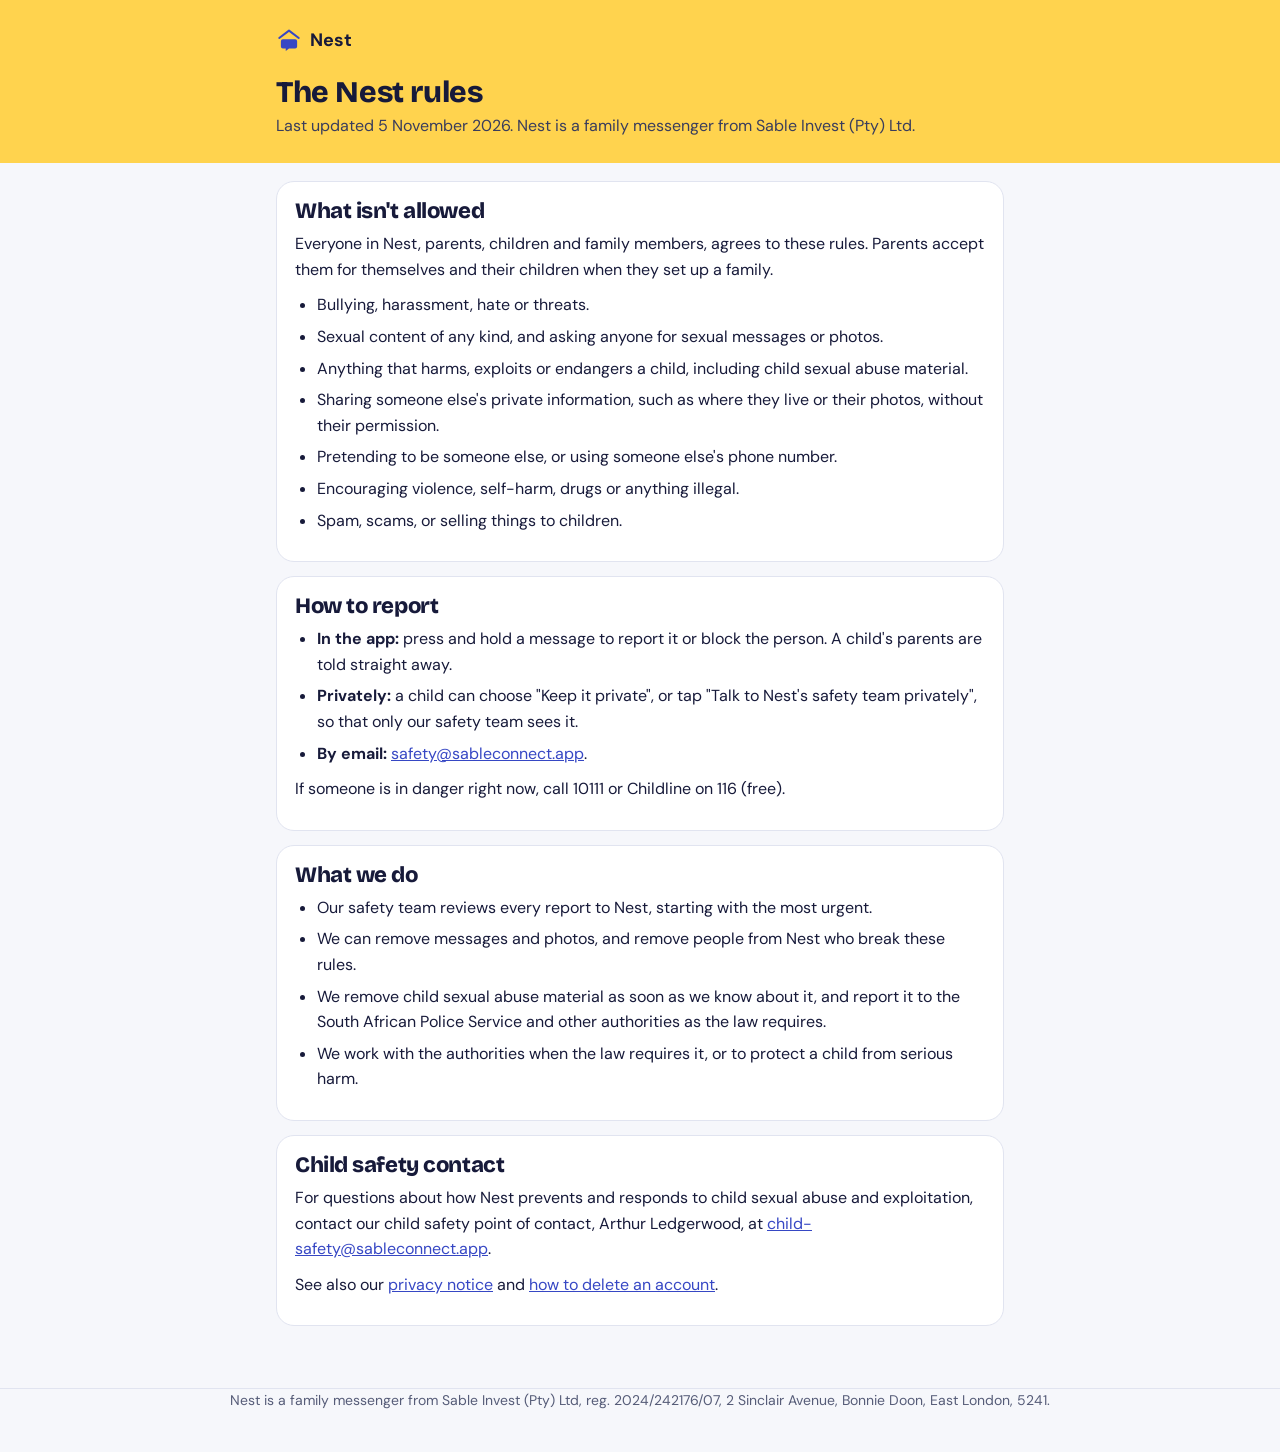
<file: rules/index.html>
<!doctype html>
<html lang="en">
<head>
<meta charset="utf-8">
<meta name="viewport" content="width=device-width, initial-scale=1, viewport-fit=cover">
<meta name="description" content="The Nest rules: what isn't allowed in Nest, how to report it, and how we protect children.">
<title>Nest rules</title>
<link rel="stylesheet" href="../site.css">
<style>
:root {
  --blue: #3647C4; --bg: #F6F7FB; --surface: #FFFFFF; --ink: #171A3A; --muted: #565C78; --line: #E1E4F0;
  color-scheme: light;
}
@media (prefers-color-scheme: dark) {
  :root:not([data-theme="light"]) { --bg: #0E1124; --surface: #171B33; --ink: #E9EBF7; --muted: #A3A9C6; --line: #2A3052; --blue: #9AA6FF; color-scheme: dark; }
}
:root[data-theme="dark"] { --bg: #0E1124; --surface: #171B33; --ink: #E9EBF7; --muted: #A3A9C6; --line: #2A3052; --blue: #9AA6FF; color-scheme: dark; }
* { box-sizing: border-box; }
body { margin: 0; background: var(--bg); color: var(--ink); font: 16px/1.6 var(--font); }
header { background: #FFD34E; color: #171A3A; padding: 26px 16px 24px; }
header .wrap { max-width: 760px; margin: 0 auto; }
header a { color: #171A3A; text-decoration: none; font-weight: 800; font-size: 18px; display: inline-flex; gap: 8px; align-items: center; }
header h1 { font-family: var(--display); font-weight: 800; margin: 14px 0 4px; font-size: 30px; line-height: 1.15; letter-spacing: -0.4px; }
header p { margin: 0; color: #3A3D5C; }
main { max-width: 760px; margin: 0 auto; padding: 18px 16px 48px; }
section { background: var(--surface); border: 1px solid var(--line); border-radius: 18px; padding: 18px; margin-bottom: 14px; }
h2 { margin: 0 0 8px; font-size: 22px; font-family: var(--display); font-weight: 800; }
p { margin: 0 0 10px; }
ul { margin: 0 0 10px; padding-left: 22px; }
li { margin-bottom: 6px; }
a { color: var(--blue); }
footer { text-align: center; color: var(--muted); font-size: 14px; padding: 0 16px 40px; }
</style>
</head>
<body>
<header><div class="wrap">
  <a href="../"><svg width="26" height="26" viewBox="0 0 64 64" fill="none" aria-hidden="true"><path d="M8 27 L32 9 L56 27" stroke="#3647C4" stroke-width="5" stroke-linecap="round" stroke-linejoin="round"/><path d="M17 30 h30 a5 5 0 0 1 5 5 v13 a5 5 0 0 1 -5 5 h-15 l-8 6 v-6 h-7 a5 5 0 0 1 -5 -5 v-13 a5 5 0 0 1 5 -5 z" fill="#3647C4"/></svg>Nest</a>
  <h1>The Nest rules</h1>
  <p>Last updated 5 November 2026. Nest is a family messenger from Sable Invest (Pty) Ltd.</p>
</div></header>

<main>
  <section>
    <h2>What isn't allowed</h2>
    <p>Everyone in Nest, parents, children and family members, agrees to these rules. Parents accept them for themselves and their children when they set up a family.</p>
    <ul>
      <li>Bullying, harassment, hate or threats.</li>
      <li>Sexual content of any kind, and asking anyone for sexual messages or photos.</li>
      <li>Anything that harms, exploits or endangers a child, including child sexual abuse material.</li>
      <li>Sharing someone else's private information, such as where they live or their photos, without their permission.</li>
      <li>Pretending to be someone else, or using someone else's phone number.</li>
      <li>Encouraging violence, self-harm, drugs or anything illegal.</li>
      <li>Spam, scams, or selling things to children.</li>
    </ul>
  </section>

  <section>
    <h2>How to report</h2>
    <ul>
      <li><strong>In the app:</strong> press and hold a message to report it or block the person. A child's parents are told straight away.</li>
      <li><strong>Privately:</strong> a child can choose "Keep it private", or tap "Talk to Nest's safety team privately", so that only our safety team sees it.</li>
      <li><strong>By email:</strong> <a href="mailto:safety@sableconnect.app">safety@sableconnect.app</a>.</li>
    </ul>
    <p>If someone is in danger right now, call 10111 or Childline on 116 (free).</p>
  </section>

  <section>
    <h2>What we do</h2>
    <ul>
      <li>Our safety team reviews every report to Nest, starting with the most urgent.</li>
      <li>We can remove messages and photos, and remove people from Nest who break these rules.</li>
      <li>We remove child sexual abuse material as soon as we know about it, and report it to the South African Police Service and other authorities as the law requires.</li>
      <li>We work with the authorities when the law requires it, or to protect a child from serious harm.</li>
    </ul>
  </section>

  <section>
    <h2>Child safety contact</h2>
    <p>For questions about how Nest prevents and responds to child sexual abuse and exploitation, contact our child safety point of contact, Arthur Ledgerwood, at <a href="mailto:child-safety@sableconnect.app">child-safety@sableconnect.app</a>.</p>
    <p>See also our <a href="../privacy/">privacy notice</a> and <a href="../delete/">how to delete an account</a>.</p>
  </section>
</main>
<footer>Nest is a family messenger from Sable Invest (Pty) Ltd, reg. 2024/242176/07, 2 Sinclair Avenue, Bonnie Doon, East London, 5241.</footer>
</body>
</html>
</file>
<file: site.css>
/* Nest website: the app's look (design F, "Hearth, refined"). DM Sans for text, Bricolage Grotesque for headings,
   brand blue #3647C4, sunny yellow for children, apricot for things that need a parent. Fonts are served from this
   site (SIL Open Font License, see fonts/OFL-*.txt), so pages load nothing from other companies. */
@font-face { font-family: 'DM Sans'; font-weight: 400; font-display: swap; src: url(fonts/DMSans_400Regular.woff) format('woff'); }
@font-face { font-family: 'DM Sans'; font-weight: 500; font-display: swap; src: url(fonts/DMSans_500Medium.woff) format('woff'); }
@font-face { font-family: 'DM Sans'; font-weight: 600; font-display: swap; src: url(fonts/DMSans_600SemiBold.woff) format('woff'); }
@font-face { font-family: 'DM Sans'; font-weight: 700; font-display: swap; src: url(fonts/DMSans_700Bold.woff) format('woff'); }
@font-face { font-family: 'Bricolage'; font-weight: 700; font-display: swap; src: url(fonts/BricolageGrotesque_700Bold.woff) format('woff'); }
@font-face { font-family: 'Bricolage'; font-weight: 800; font-display: swap; src: url(fonts/BricolageGrotesque_800ExtraBold.woff) format('woff'); }

:root {
  --blue: #3647C4; --blue-soft: #ECEEFB; --navy: #25328F;
  --sun: #FFD34E; --sun-bg: #FFF7E8; --apricot: #F08A4B; --apricot-bg: #FFF3EA; --apricot-ink: #B04F14;
  --mint: #16794A; --mint-bg: #DDF3E7;
  --ink: #171A3A; --muted: #5E6180; --faint: #8C8EA8;
  --bg: #FFFFFF; --page: #F6F7FB; --card: #FFFFFF; --line: #E6E7F0; --sunk: #F2F3F8;
  --night: #1B1F3B;
  --font: 'DM Sans', system-ui, -apple-system, 'Segoe UI', Roboto, sans-serif;
  --display: 'Bricolage', 'DM Sans', system-ui, sans-serif;
  color-scheme: light;
}
@media (prefers-color-scheme: dark) {
  :root:not([data-theme="light"]) {
    --blue-soft: #232A4D; --sun-bg: #2A2414; --apricot-bg: #3A2414; --apricot-ink: #FFC9A3; --mint-bg: #173A2A; --mint: #63C98F;
    --ink: #F4F1EC; --muted: #B0B3CC; --faint: #8C8EA8; --bg: #12152C; --page: #0F1226; --card: #1B1F3B; --line: #2A3052; --sunk: #232A4D;
    color-scheme: dark;
  }
}
:root[data-theme="dark"] {
  --blue-soft: #232A4D; --sun-bg: #2A2414; --apricot-bg: #3A2414; --apricot-ink: #FFC9A3; --mint-bg: #173A2A; --mint: #63C98F;
  --ink: #F4F1EC; --muted: #B0B3CC; --faint: #8C8EA8; --bg: #12152C; --page: #0F1226; --card: #1B1F3B; --line: #2A3052; --sunk: #232A4D;
  color-scheme: dark;
}

* { box-sizing: border-box; }
html { -webkit-text-size-adjust: 100%; }
body { margin: 0; background: var(--bg); color: var(--ink); font: 17px/1.55 var(--font); }
img { max-width: 100%; height: auto; display: block; }
[hidden] { display: none !important; }
a { color: var(--blue); }
h1, h2, h3 { margin: 0; font-family: var(--display); font-weight: 800; letter-spacing: -0.02em; line-height: 1.05; text-wrap: balance; }
p { margin: 0; }
:focus-visible { outline: 3px solid var(--blue); outline-offset: 3px; border-radius: 8px; }
.wrap { max-width: 1120px; margin: 0 auto; padding-left: max(16px, env(safe-area-inset-left, 0px)); padding-right: max(16px, env(safe-area-inset-right, 0px)); }

/* top bar */
.bar { position: sticky; top: 0; z-index: 20; background: color-mix(in srgb, var(--bg) 88%, transparent); backdrop-filter: blur(10px); -webkit-backdrop-filter: blur(10px); border-bottom: 1px solid var(--line); }
.bar .wrap { display: flex; align-items: center; justify-content: space-between; gap: 12px; height: 62px; }
.logo { display: inline-flex; align-items: center; gap: 9px; font-family: var(--display); font-weight: 800; font-size: 24px; letter-spacing: -0.5px; color: var(--ink); text-decoration: none; }
.logo svg { width: 32px; height: 32px; }

/* buttons and chips */
.btn { display: inline-flex; align-items: center; justify-content: center; gap: 10px; min-height: 48px; padding: 12px 22px; border-radius: 16px; border: 0; font: 700 17px/1.2 var(--font); text-decoration: none; cursor: pointer; }
.btn-ink { background: var(--ink); color: var(--bg); }
.btn-blue { background: var(--blue); color: #fff; }
.btn-white { background: #fff; color: #171A3A; box-shadow: 0 2px 10px rgba(23,26,58,.12); }
.btn-small { min-height: 40px; padding: 8px 16px; font-size: 15px; border-radius: 12px; }
.btn .play { width: 26px; height: 26px; border-radius: 13px; background: var(--blue); display: grid; place-items: center; }
@media (prefers-reduced-motion: no-preference) { .btn { transition: transform .15s ease; } .btn:hover { transform: translateY(-1px); } }
.chip { display: inline-flex; align-items: center; gap: 6px; padding: 6px 12px; border-radius: 999px; font-weight: 600; font-size: 14px; background: rgba(255,255,255,.7); color: #171A3A; }

/* hero */
.hero { background: var(--sun); color: #171A3A; overflow: hidden; position: relative; }
.hero::before, .hero::after { content: ""; position: absolute; border-radius: 50%; background: #FFE58F; }
.hero::before { width: 520px; height: 520px; left: -200px; bottom: -260px; }
.hero::after { width: 420px; height: 420px; right: -120px; top: -160px; }
.hero .wrap { position: relative; z-index: 1; display: grid; grid-template-columns: minmax(0, 1.05fr) minmax(0, 1fr); gap: 32px; align-items: center; padding-top: 48px; padding-bottom: 0; }
.hero .kicker { display: inline-flex; gap: 8px; align-items: center; background: #171A3A; color: #FFD34E; font-weight: 700; font-size: 14px; padding: 6px 14px; border-radius: 999px; }
.hero h1 { font-size: clamp(44px, 7vw, 82px); margin-top: 18px; letter-spacing: -0.035em; }
.hero h1 span { color: var(--blue); display: block; }
.hero .lead { font-size: 19px; margin-top: 18px; max-width: 30em; color: #3A3D5C; }
.hero .ctas { display: flex; flex-wrap: wrap; gap: 12px; margin-top: 26px; }
.hero .chips { display: flex; flex-wrap: wrap; gap: 8px; margin-top: 22px; padding-bottom: 48px; }
.hero .phones { position: relative; height: 560px; align-self: end; }
.hero .phones img { position: absolute; width: 270px; filter: drop-shadow(0 24px 40px rgba(23,26,58,.22)); }
.hero .phones .p1 { left: 8%; bottom: -70px; transform: rotate(-6deg); }
.hero .phones .p2 { right: 4%; bottom: -120px; transform: rotate(5deg); }

/* sections */
section { scroll-margin-top: 72px; }
.band { padding: 72px 0; }
.sec-head { max-width: 40em; display: grid; gap: 12px; }
.sec-head .eyebrow { color: var(--blue); font-weight: 700; font-size: 15px; }
.sec-head h2 { font-size: clamp(32px, 4.6vw, 52px); }
.sec-head p { color: var(--muted); font-size: 18px; }

/* feature rows */
.features { display: grid; gap: 22px; margin-top: 36px; }
.feature { border-radius: 32px; display: grid; grid-template-columns: minmax(0, 1fr) minmax(0, 1fr); align-items: center; gap: 24px; padding: 40px 48px 0; overflow: hidden; }
.feature:nth-child(even) .copy { order: 2; }
.feature .copy { padding-bottom: 40px; display: grid; gap: 12px; align-self: center; }
.feature h3 { font-size: clamp(28px, 3.4vw, 40px); }
.feature p { color: var(--muted); font-size: 18px; max-width: 28em; }
.feature .tag { justify-self: start; font-weight: 700; font-size: 14px; padding: 5px 12px; border-radius: 999px; background: rgba(255,255,255,.75); color: #171A3A; }
.feature .shot { align-self: end; justify-self: center; width: min(300px, 80%); margin-bottom: -60px; filter: drop-shadow(0 18px 34px rgba(23,26,58,.18)); }
.f-blue { background: var(--blue-soft); }
.f-sun { background: var(--sun-bg); }
.f-apricot { background: var(--apricot-bg); }
.f-plain { background: var(--page); }
.f-night { background: var(--night); color: #F4F1EC; }
.f-night h3 { color: #fff; }
.f-night p { color: #B0B3CC; }
.feature h3 em { font-style: normal; color: var(--blue); }
.f-sun h3 em { color: #C99200; }
.f-apricot h3 em { color: var(--apricot); }
.f-night h3 em { color: var(--sun); }

/* video */
.video-band { background: var(--blue); color: #fff; }
.video-band .wrap { display: grid; grid-template-columns: minmax(0, 1fr) minmax(0, 1fr); gap: 40px; align-items: center; }
.video-band h2 { font-size: clamp(34px, 4.8vw, 56px); color: #fff; }
.video-band p { color: #D5DAFF; font-size: 18px; margin-top: 14px; max-width: 28em; }
.video-frame { justify-self: center; width: min(340px, 100%); aspect-ratio: 9 / 16; border-radius: 36px; overflow: hidden; background: #171A3A; box-shadow: 0 0 0 8px #171A3A, 0 30px 60px rgba(0,0,0,.35); }
.video-frame video { width: 100%; height: 100%; object-fit: cover; display: block; }

/* straight answers */
.answers { display: grid; grid-template-columns: repeat(3, minmax(0, 1fr)); gap: 16px; margin-top: 30px; }
.answer { background: var(--card); border: 1px solid var(--line); border-radius: 24px; padding: 22px; display: grid; gap: 8px; align-content: start; }
.answer .ico { width: 44px; height: 44px; border-radius: 14px; display: grid; place-items: center; font-size: 22px; }
.answer h3 { font-size: 22px; }
.answer p { color: var(--muted); font-size: 16px; }
.soon { margin-top: 16px; background: var(--sun-bg); border-radius: 24px; padding: 20px 22px; display: flex; gap: 14px; align-items: flex-start; }
.soon b { display: inline-block; background: #171A3A; color: var(--sun); font-size: 12px; letter-spacing: .06em; border-radius: 999px; padding: 3px 10px; margin-bottom: 6px; }
.soon p { color: var(--muted); font-size: 16px; }

/* form */
.join-band { background: var(--page); }
.join { display: grid; grid-template-columns: minmax(0, .9fr) minmax(0, 1.1fr); gap: 40px; align-items: start; }
form { background: var(--card); border-radius: 28px; padding: 28px; display: grid; gap: 18px; box-shadow: 0 2px 6px rgba(23,26,58,.05), 0 18px 40px rgba(23,26,58,.06); }
.two { display: grid; grid-template-columns: repeat(2, minmax(0, 1fr)); gap: 14px; }
label, legend { font-weight: 700; font-size: 14px; }
.field { display: grid; gap: 6px; }
.hint { color: var(--muted); font-weight: 500; font-size: 13px; line-height: 1.5; }
input[type=text], input[type=email], input[type=tel], select { font: 500 16px var(--font); color: var(--ink); background: var(--sunk); border: 2px solid transparent; border-radius: 14px; padding: 12px 14px; width: 100%; }
input:focus, select:focus { border-color: var(--blue); outline: none; }
fieldset { border: 0; padding: 0; margin: 0; display: grid; gap: 8px; }
.chips-in { display: flex; flex-wrap: wrap; gap: 8px; }
.pick input { position: absolute; opacity: 0; width: 1px; height: 1px; }
.pick span { display: inline-flex; min-width: 44px; height: 42px; align-items: center; justify-content: center; padding: 0 14px; border-radius: 14px; background: var(--sunk); font-weight: 700; font-size: 15px; cursor: pointer; font-variant-numeric: tabular-nums; }
.pick input:checked + span { background: var(--blue); color: #fff; }
.pick input:focus-visible + span { outline: 3px solid var(--blue); outline-offset: 2px; }
.check { display: grid; grid-template-columns: 24px minmax(0, 1fr); gap: 10px; align-items: start; font-weight: 500; font-size: 15px; }
.check input { width: 22px; height: 22px; margin-top: 1px; accent-color: var(--blue); }
.status { font-weight: 700; font-size: 15px; }
.status.ok { color: var(--mint); }
.status.err { color: #C2410C; }
.done { display: grid; gap: 10px; }
.done h3 { font-size: 30px; }

/* faq */
.faq { margin-top: 24px; display: grid; gap: 10px; }
details { background: var(--card); border: 1px solid var(--line); border-radius: 18px; padding: 16px 20px; }
summary { font-weight: 700; font-size: 18px; cursor: pointer; }
details p { color: var(--muted); margin-top: 8px; }

/* video dialog */
dialog.player { border: 0; padding: 0; background: transparent; max-width: none; max-height: none; }
dialog.player::backdrop { background: rgba(10, 12, 30, .82); }
dialog.player .inner { position: relative; width: min(92vw, calc(88vh * 9 / 16)); aspect-ratio: 9 / 16; border-radius: 28px; overflow: hidden; background: #000; }
dialog.player video { width: 100%; height: 100%; display: block; }
dialog.player .close { position: absolute; top: 10px; right: 10px; z-index: 2; width: 44px; height: 44px; border-radius: 22px; border: 0; background: rgba(255,255,255,.92); color: #171A3A; font-size: 22px; cursor: pointer; }

/* footer */
footer { border-top: 1px solid var(--line); }
footer .wrap { padding-top: 26px; padding-bottom: 40px; color: var(--muted); font-size: 14px; display: flex; flex-wrap: wrap; justify-content: space-between; gap: 10px 24px; }

@media (max-width: 860px) {
  .hero .wrap, .feature, .video-band .wrap, .join { grid-template-columns: minmax(0, 1fr); }
  .hero .wrap { padding-top: 32px; }
  .hero .chips { padding-bottom: 8px; }
  .hero .phones { height: 380px; }
  .hero .phones img { width: 190px; }
  .hero .phones .p1 { left: 6%; bottom: -60px; }
  .hero .phones .p2 { right: 6%; bottom: -100px; }
  .feature { padding: 28px 22px 0; border-radius: 26px; gap: 16px; }
  .feature:nth-child(even) .copy { order: 0; }
  .feature .copy { padding-bottom: 6px; }
  .feature .shot { width: min(250px, 78%); margin-bottom: -50px; }
  .answers { grid-template-columns: minmax(0, 1fr); }
  .band { padding: 52px 0; }
}
@media (max-width: 480px) { .two { grid-template-columns: minmax(0, 1fr); } form { padding: 20px; } .hero .ctas .btn { width: 100%; } }

/* how Nest is different */
:root { --blue-text: #3647C4; }
@media (prefers-color-scheme: dark) { :root:not([data-theme="light"]) { --blue-text: #A9B3FF; } }
:root[data-theme="dark"] { --blue-text: #A9B3FF; }
.compare-band { background: var(--card); border-top: 1px solid var(--line); border-bottom: 1px solid var(--line); }
.from { display: grid; grid-template-columns: repeat(3, minmax(0, 1fr)); gap: 16px; margin-top: 30px; }
.from-card { background: var(--page); border: 1px solid var(--line); border-radius: 24px; padding: 22px; display: grid; gap: 10px; align-content: start; }
.from-card .tag { justify-self: start; font-weight: 700; font-size: 13px; padding: 4px 11px; border-radius: 999px; background: var(--blue-soft); color: var(--blue-text); }
.from-card h3 { font-size: 22px; }
.from-card p { color: var(--muted); font-size: 16px; }
.cmp-wrap { margin-top: 24px; overflow-x: auto; border: 1px solid var(--line); border-radius: 24px; background: var(--card); }
.cmp-wrap:focus-visible { outline: 3px solid var(--blue); outline-offset: 2px; }
.cmp { width: 100%; border-collapse: collapse; font-size: 15px; line-height: 1.45; }
.cmp caption { text-align: left; font-family: var(--display); font-weight: 800; font-size: 20px; padding: 18px 20px 6px; }
.cmp th, .cmp td { text-align: left; vertical-align: top; padding: 12px 16px; border-top: 1px solid var(--line); }
.cmp thead th { border-top: 0; font-size: 14px; color: var(--muted); font-weight: 700; }
.cmp tbody th { font-weight: 700; width: 22%; }
.cmp td { color: var(--muted); width: 26%; }
.cmp .us { background: var(--blue-soft); color: var(--ink); font-weight: 600; }
.cmp thead .us { color: var(--blue-text); font-size: 16px; }
.cmp-note { margin-top: 14px; color: var(--muted); font-size: 15px; max-width: 52em; }
.cmp-note a { color: var(--blue-text); }
.sr { position: absolute; width: 1px; height: 1px; overflow: hidden; clip: rect(0 0 0 0); white-space: nowrap; }
@media (max-width: 860px) { .from { grid-template-columns: minmax(0, 1fr); } }
@media (max-width: 640px) {
  .cmp-wrap { border: 0; background: none; overflow: visible; }
  .cmp, .cmp tbody, .cmp tr, .cmp th, .cmp td { display: block; width: auto; }
  .cmp caption { display: block; padding: 0 0 8px; }
  .cmp thead { display: none; }
  .cmp tr { background: var(--card); border: 1px solid var(--line); border-radius: 20px; margin-bottom: 12px; overflow: hidden; }
  .cmp tbody th { border-top: 0; padding: 14px 16px 8px; font-size: 16px; width: auto; }
  .cmp td { width: auto; }
  .cmp td { padding: 8px 16px 10px; display: grid; grid-template-columns: 7.5em minmax(0, 1fr); gap: 10px; }
  .cmp td::before { content: attr(data-label); font-weight: 700; color: var(--ink); }
  .cmp td.us::before { color: var(--blue-text); }
}
</file>
